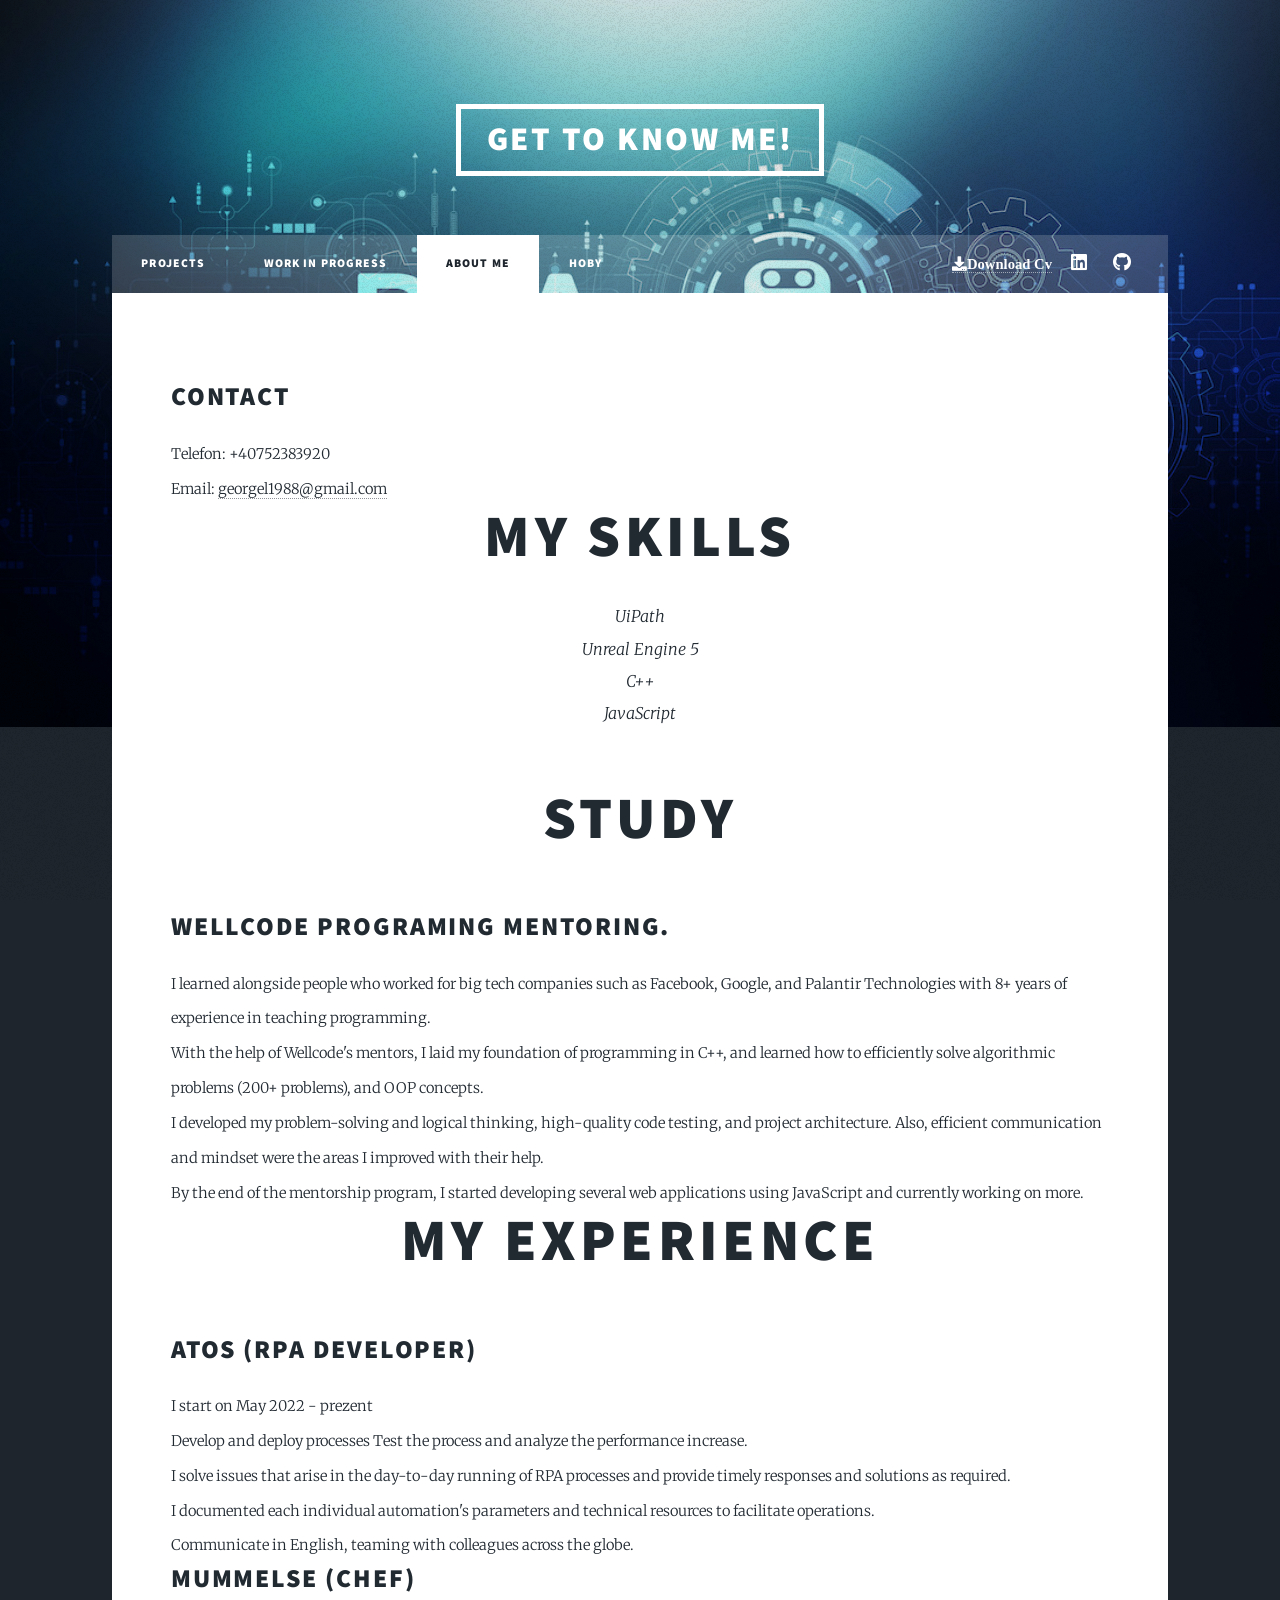
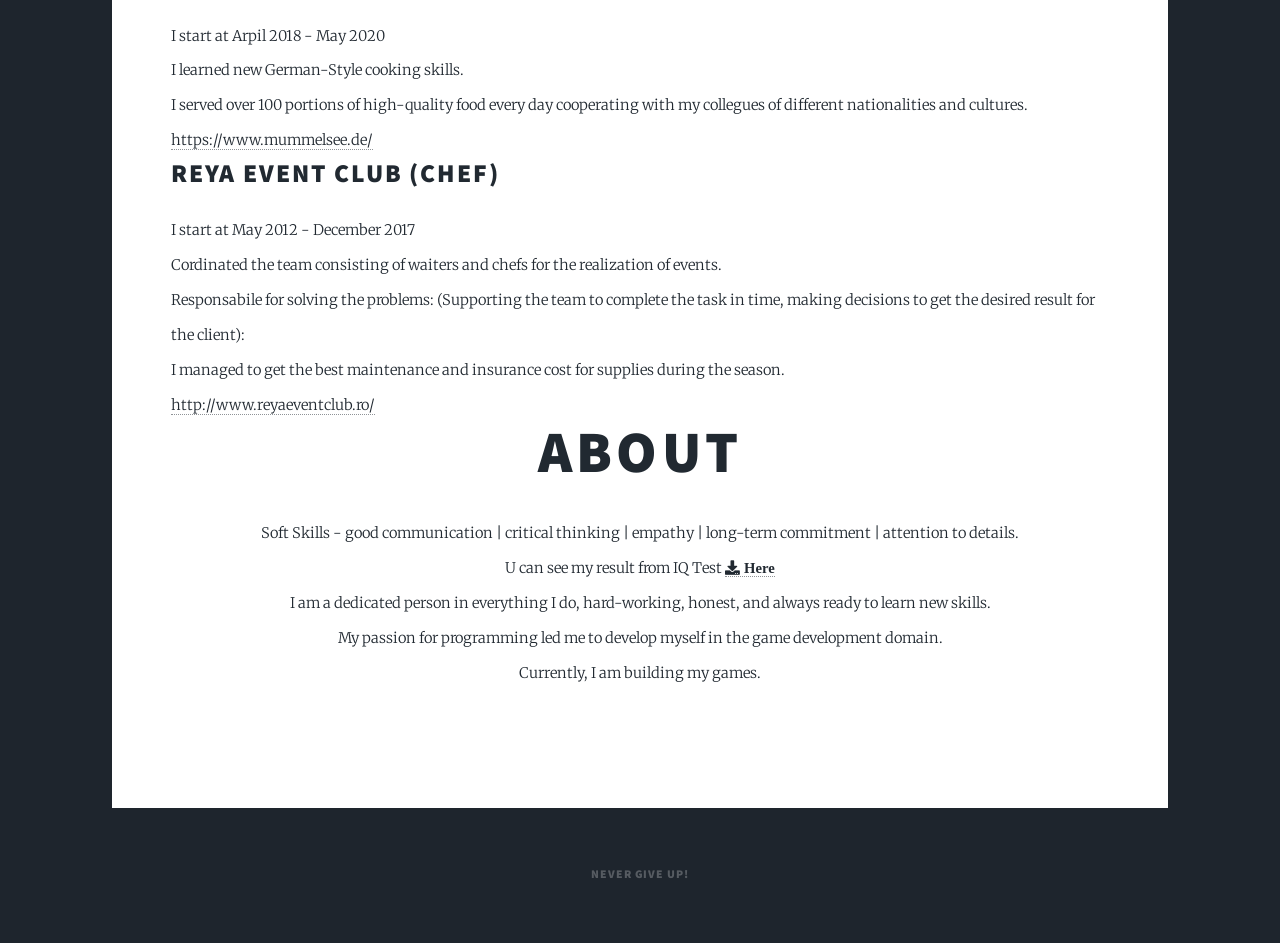
<file: aboutMy.html>
<!DOCTYPE HTML>
<html>
	<head>
		<title>Rusu George</title>
		<meta charset="utf-8" />
		<meta name="viewport" content="width=device-width, initial-scale=1, user-scalable=no" />
		<link rel="stylesheet" href="assets/css/main.css" />
		<noscript><link rel="stylesheet" href="assets/css/noscript.css" /></noscript>
	</head>
	<body class="is-preload">

		<!-- Wrapper -->
			<div id="wrapper">

				<!-- Header -->
					<header id="header">
						<a href="index.html" class="logo">Get to know me!</a>
					</header>

				<!-- Nav -->
					<nav id="nav">
						<ul class="links">
							<li><a href="index.html">Projects</a></li>
							<li><a href="onProgres.html">Work in progress</a></li>
							<li class="active"><a href="aboutMy.html">About Me</a></li>
							<li><a href="hoby.html">hoby</a></li>
							
						</ul>
						<ul class="icons">
							<li><a href="images/RusuGeorgeCV.pdf" target = "_blank" class ="fa fa-download"><span class="lable">Download Cv</span></a></li>
							<li><a href="https://www.linkedin.com/in/george-rusu-8661b5229/" target ="_blank" class="icon brands fa-linkedin"><span class="label">Linkedin</span></a></li>
							<li><a href="https://github.com/georgelush?tab=projects" target ="_blank" class="icon brands fa-github"><span class="label">GitHub</span></a></li>
						</ul>
					</nav>

				<!-- Main -->
					<div id="main">

						<!-- Post -->
							<section class="post">
								<h2>Contact</h2>
									<h>Telefon: +40752383920 </br>
										Email: <a href ="mailto: georgel1988@gmail.com">georgel1988@gmail.com</a>
									</h>
								<header class="major">
									<h1>My skills</h1>
									<p>	UiPath<br/>
										Unreal Engine 5<br/>
										C++<br/>
										JavaScript
									</p>
								</header>
								<header class="major">
									<h1>Study</h1>
								</header>
									<h2>WellCode Programing Mentoring.</h2>
										<h>I learned alongside people who worked for big tech companies such as Facebook, Google, and Palantir Technologies with 8+ years of experience in teaching programming. </br>
											With the help of Wellcode's mentors, I laid my foundation of programming in C++, and learned how to efficiently solve algorithmic problems (200+ problems), and OOP concepts. </br>
											I developed my problem-solving and logical thinking, high-quality code testing, and project architecture. Also, efficient communication and mindset were the areas I improved with their help. </br>
											By the end of the mentorship program, I started developing several web applications using JavaScript and currently working on more.
										</h>
								<header class="major">
									<h1>My experience</h1>
								</header>
									<h2>ATOS (RPA Developer)</h2>
										<h>I start on May 2022 - prezent </br>
											Develop and deploy processes Test the process and analyze the performance increase. </br>
											I solve issues that arise in the day-to-day running of RPA processes and provide timely responses and solutions as required. </br>
											I documented each individual automation's parameters and technical resources to facilitate operations. </br>
											Communicate in English, teaming with colleagues across the globe.
										</h>
									<h2>Mummelse (Chef)</h2>
										<h>I start at Arpil 2018 - May 2020 </br>
											I learned new German-Style cooking skills. </br>
											I served over 100 portions of high-quality food every day cooperating with my collegues of different nationalities and cultures. </br>
											<a href="https://www.mummelsee.de/" target="_blank">https://www.mummelsee.de/</a>
										</h>
									<h2>Reya Event Club (Chef)</h2>
										<h>I start at May 2012 - December 2017 </br>
											Cordinated the team consisting of waiters and chefs for the realization of events. </br>
											Responsabile for solving the problems: (Supporting the team to complete the task in time, making decisions to get the desired result for the client): </br>
											I managed to get the best maintenance and insurance cost for supplies during the season. </br>
											<a href="http://www.reyaeventclub.ro/" target ="_blank">http://www.reyaeventclub.ro/</a>
										</h>
								<header class="major">
									<h1>About</h1>
										<h>Soft Skills - good communication | critical thinking | empathy | long-term commitment | attention to details. </br>
											U can see my result from IQ Test <a href="images/IQReport.pdf" target ="_blank" class ="fa fa-download""> Here  </a> </br>
											I am a dedicated person in everything I do, hard-working, honest, and always ready to learn new skills. </br>
											My passion for programming led me to develop myself in the game development domain. </br>
											Currently, I am building my games.
										</h>
										
								</header>
								
							</section>

					</div>
				<!-- Copyright -->
					<div id="copyright">
						<ul><li>Never give up!</li></ul>
					</div>	

			</div>

		<!-- Scripts -->
			<script src="assets/js/jquery.min.js"></script>
			<script src="assets/js/jquery.scrollex.min.js"></script>
			<script src="assets/js/jquery.scrolly.min.js"></script>
			<script src="assets/js/browser.min.js"></script>
			<script src="assets/js/breakpoints.min.js"></script>
			<script src="assets/js/util.js"></script>
			<script src="assets/js/main.js"></script>

	</body>
</html>
</file>
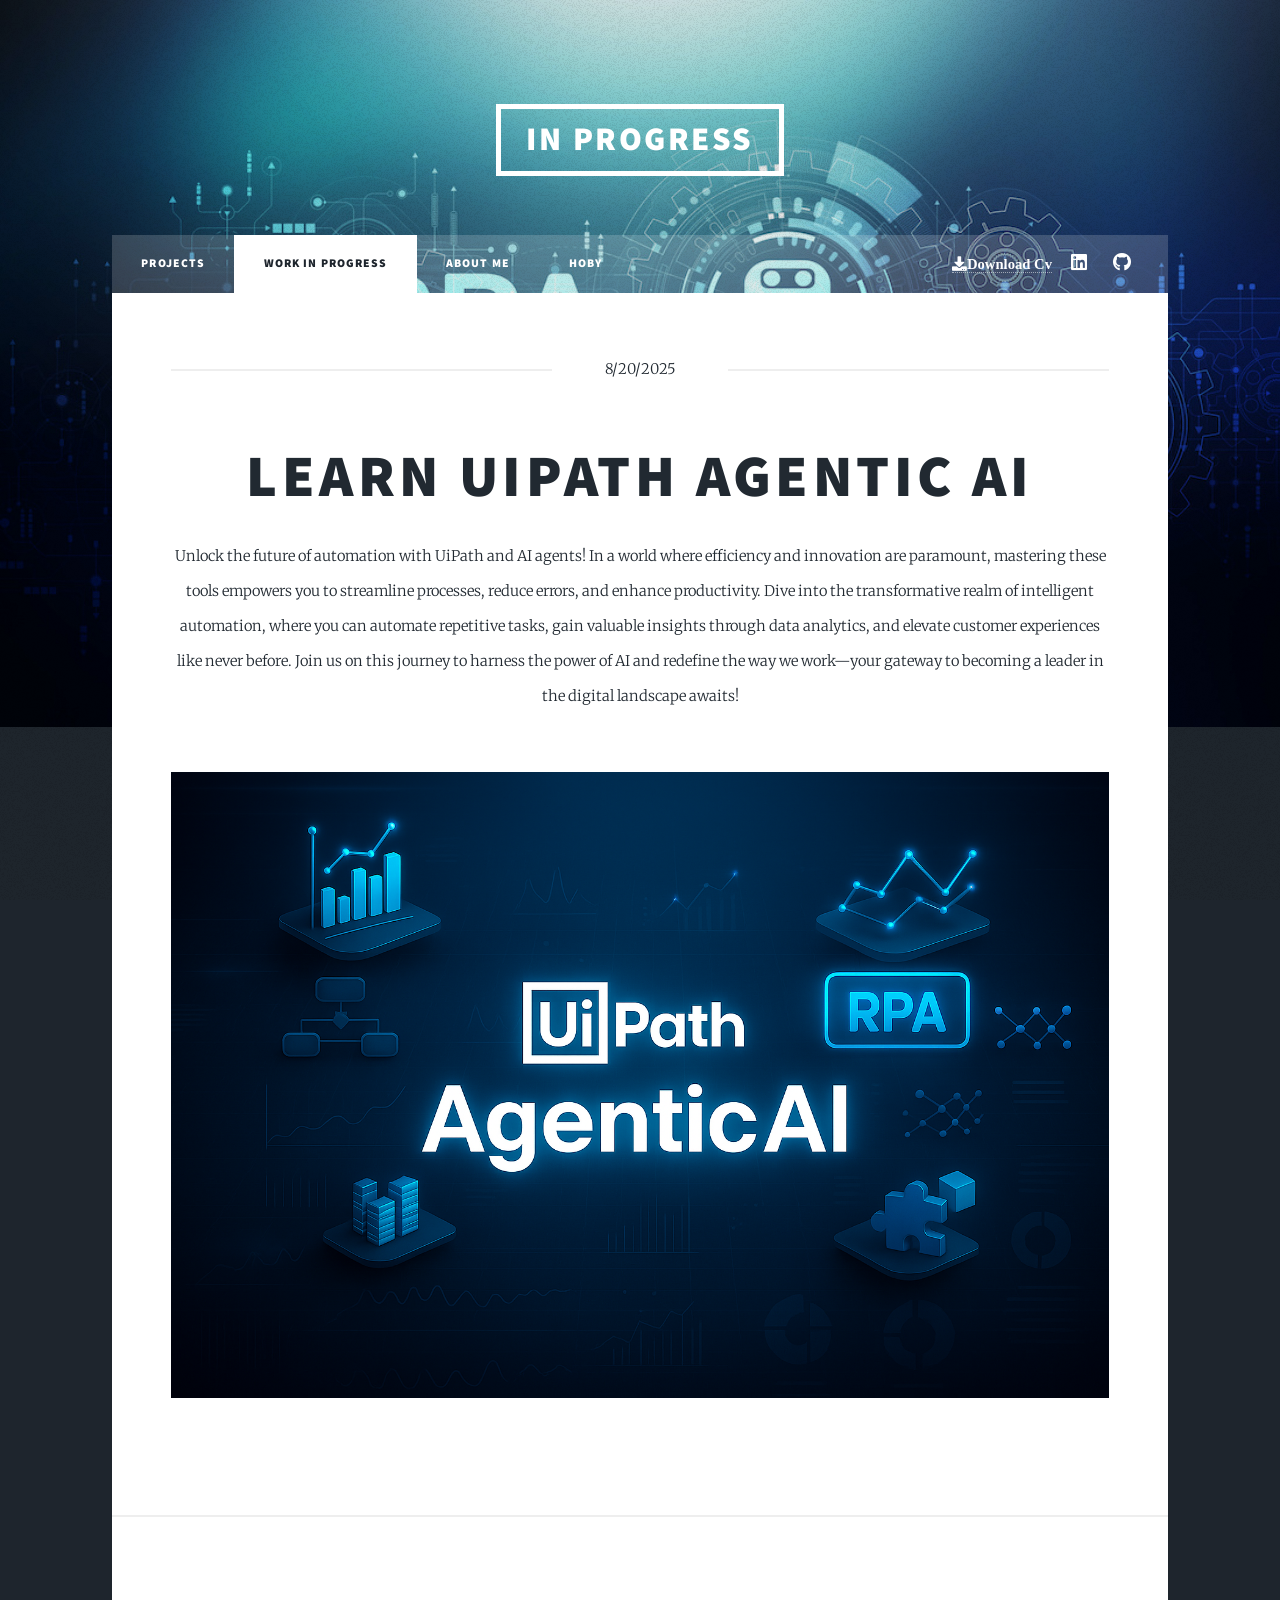
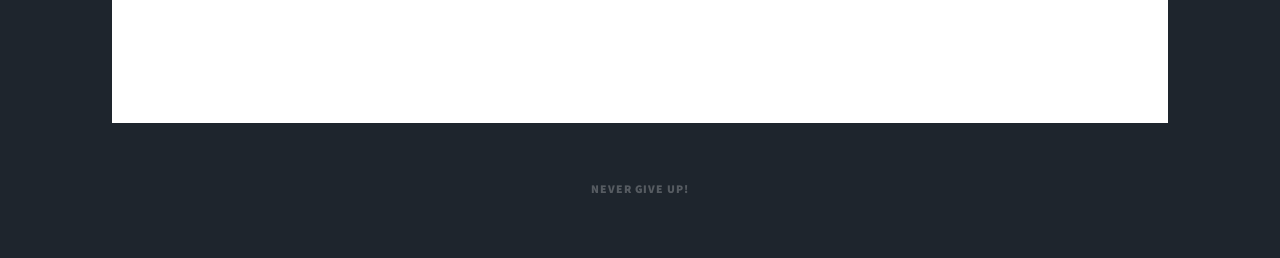
<file: onProgres.html>
<!DOCTYPE HTML>
<html>
	<head>
		<title>Rusu George</title>
		<meta charset="utf-8" />
		<meta name="viewport" content="width=device-width, initial-scale=1, user-scalable=no" />
		<link rel="stylesheet" href="assets/css/main.css" />
		<noscript><link rel="stylesheet" href="assets/css/noscript.css" /></noscript>
	</head>
	<body class="is-preload">

		<!-- Wrapper -->
			<div id="wrapper">

				<!-- Header -->
					<header id="header">
						<a href="index.html" class="logo">In Progress</a>
					</header>

				<!-- Nav -->
					<nav id="nav">
						<ul class="links">
							<li><a href="index.html">Projects</a></li>
							<li class="active"><a href="onProgres.html">Work in progress</a></li>
							<li><a href="aboutMy.html">About Me</a></li>
							<li><a href="hoby.html">hoby</a></li>
						</ul>
						<ul class="icons">
							<li><a href="images/RusuGeorgeCV.pdf" target = "_blank" class ="fa fa-download"><span class="lable">Download Cv</span></a></li>
							<li><a href="https://www.linkedin.com/in/george-rusu-8661b5229/" target ="_blank" class="icon brands fa-linkedin"><span class="label">Linkedin</span></a></li>
							<li><a href="https://github.com/georgelush?tab=projects" target ="_blank" class="icon brands fa-github"><span class="label">GitHub</span></a></li>
						</ul>
					</nav>

				<!-- Main -->
					<div id="main">

						<!-- Post -->
							<section class="post">
								<header class="major">
									<span class ="date">8/20/2025</span>
									<h2>Learn UiPath Agentic AI</h2>
									<p1>Unlock the future of automation with UiPath and AI agents! In a world where efficiency and innovation are paramount, mastering these tools empowers you to streamline processes, reduce errors, and enhance productivity. Dive into the transformative realm of intelligent automation, where you can automate repetitive tasks, gain valuable insights through data analytics, and elevate customer experiences like never before. Join us on this journey to harness the power of AI and redefine the way we work—your gateway to becoming a leader in the digital landscape awaits!</p1>
									<p></p>
									<a href="images/UiPathAgentic.png" class="image main" target="_blank">
										<img src="images/UiPathAgentic.png" alt="Description of the image" /></a>
								</header>
							</section>
						<!--Extra work post-->
							<section class="post">
								<header class="major">
								</header>
							</section>
					</div>
				<!-- Copyright -->
					<div id="copyright">
						<ul><li>Never give up!</li></ul>
					</div>	

			</div>

		<!-- Scripts -->
			<script src="assets/js/jquery.min.js"></script>
			<script src="assets/js/jquery.scrollex.min.js"></script>
			<script src="assets/js/jquery.scrolly.min.js"></script>
			<script src="assets/js/browser.min.js"></script>
			<script src="assets/js/breakpoints.min.js"></script>
			<script src="assets/js/util.js"></script>
			<script src="assets/js/main.js"></script>

	</body>
</html>
</file>
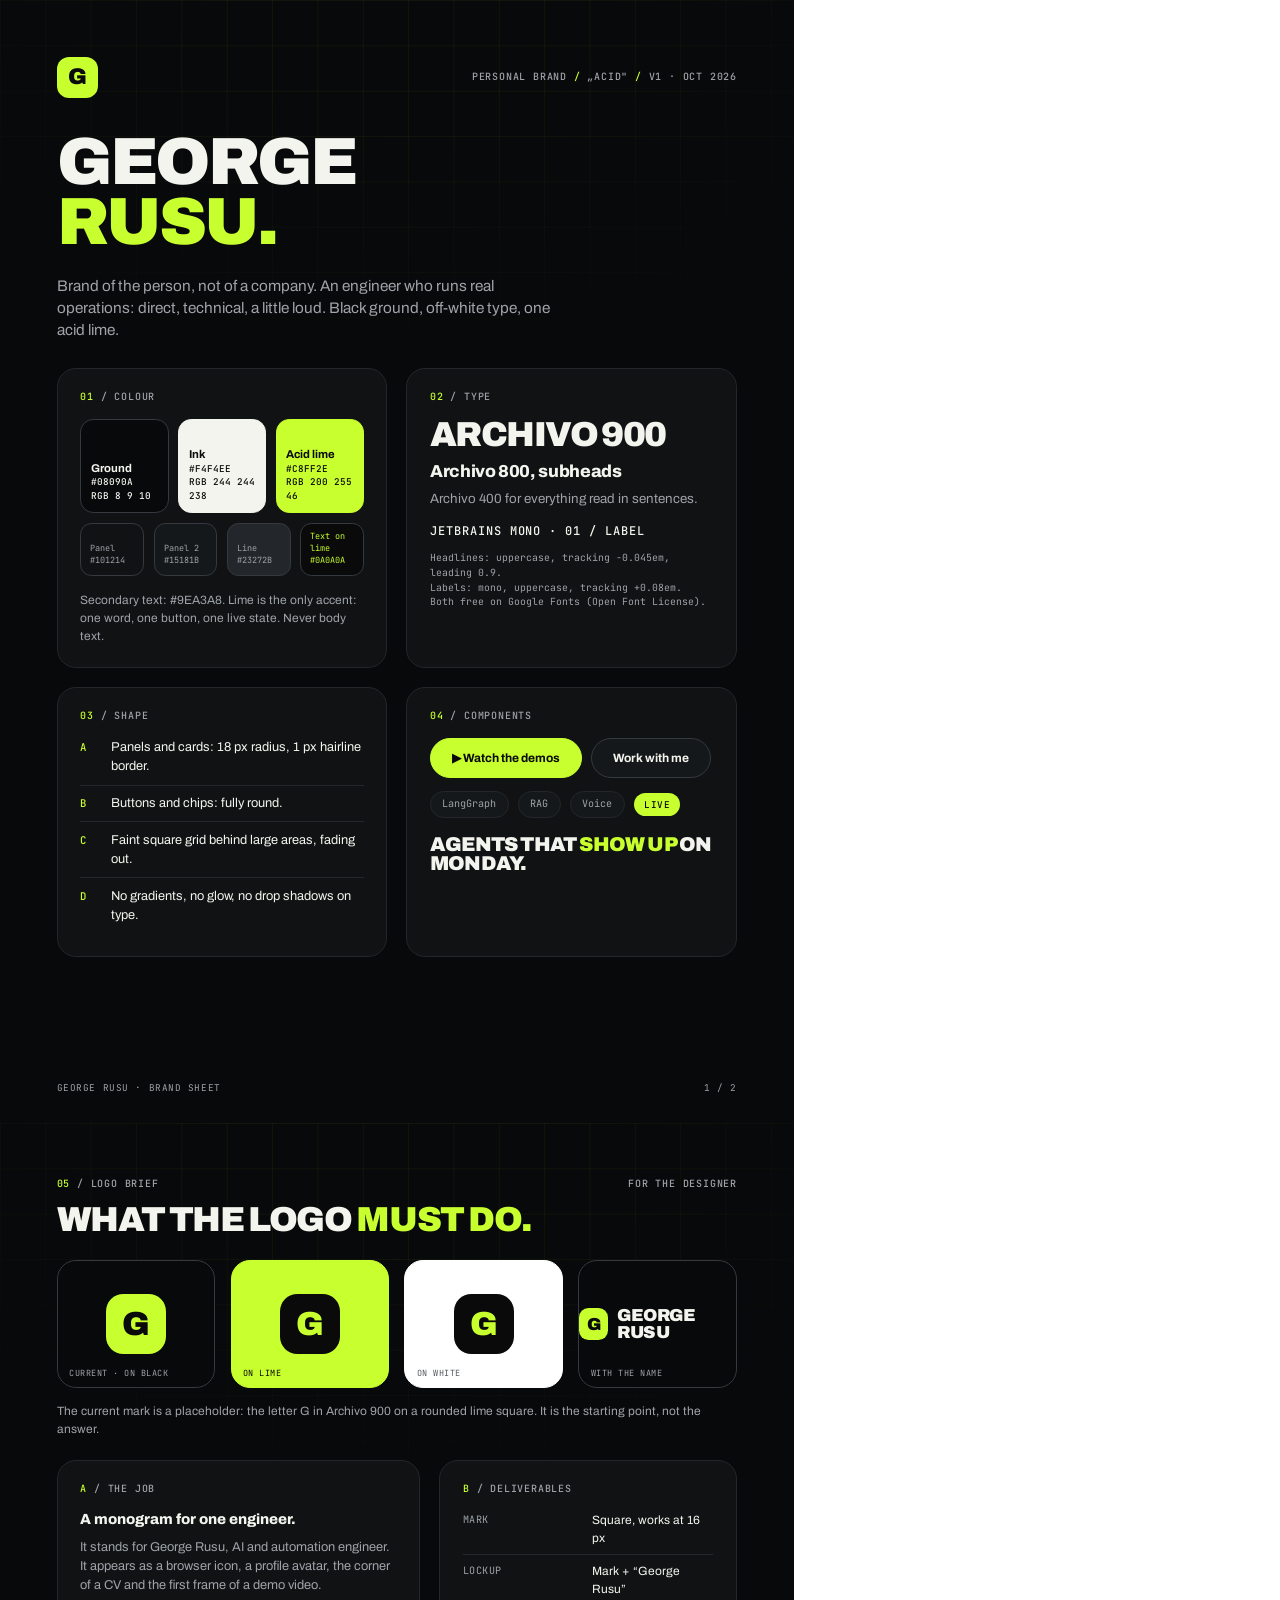
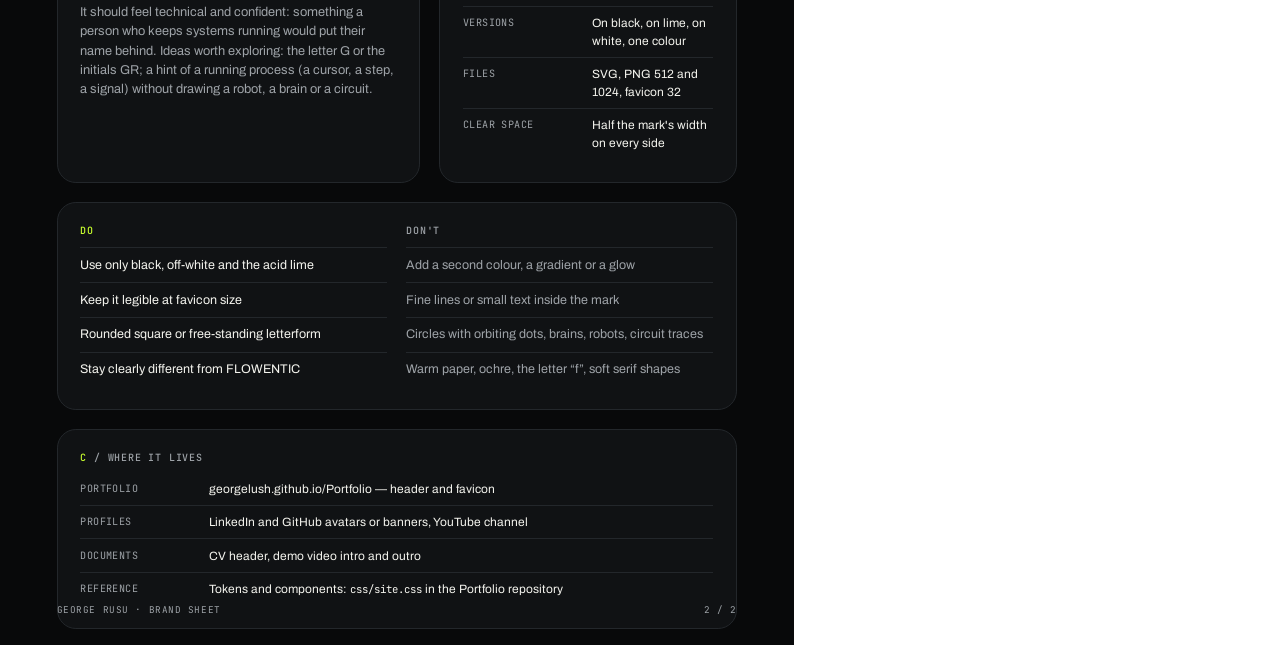
<file: brand/brand-sheet.html>
<!DOCTYPE html>
<html lang="en">
<head>
<meta charset="UTF-8" />
<title>George Rusu — brand sheet (Acid)</title>
<meta name="robots" content="noindex" />
<!-- Source of brand/george-rusu-brand.pdf. Print to PDF: A4, margins none, background graphics on. -->
<link href="https://fonts.googleapis.com/css2?family=Archivo:wght@400;500;600;700;800;900&family=JetBrains+Mono:wght@400;500&display=swap" rel="stylesheet" />
<style>
  @page { size: A4; margin: 0; }
  :root { --bg: #08090a; --panel: #101214; --panel2: #15181b; --ink: #f4f4ee; --soft: #9ea3a8; --line: #23272b; --line2: #343a40; --lime: #c8ff2e; --mono: "JetBrains Mono", Consolas, monospace; }
  * { box-sizing: border-box; -webkit-print-color-adjust: exact; print-color-adjust: exact; }
  html, body { margin: 0; }
  body { font: 400 10pt/1.5 "Archivo", Arial, sans-serif; color: var(--ink); }
  .page { width: 210mm; height: 297mm; padding: 15mm; background: var(--bg); position: relative; overflow: hidden; page-break-after: always; }
  .page:last-child { page-break-after: auto; }
  .page::before { content: ""; position: absolute; inset: 0; background-image: linear-gradient(rgba(200, 255, 46, .05) 1px, transparent 1px), linear-gradient(90deg, rgba(200, 255, 46, .05) 1px, transparent 1px); background-size: 12mm 12mm; -webkit-mask-image: radial-gradient(ellipse 90% 45% at 50% 0%, #000 25%, transparent 80%); mask-image: radial-gradient(ellipse 90% 45% at 50% 0%, #000 25%, transparent 80%); }
  .page > * { position: relative; }
  h1, h2, h3, p, ul { margin: 0; }
  .tag { font: 500 7.5pt/1 var(--mono); letter-spacing: .08em; text-transform: uppercase; color: var(--soft); }
  .tag b { color: var(--lime); font-weight: 500; }
  .top { display: flex; justify-content: space-between; align-items: center; }
  .mark { display: inline-grid; place-items: center; width: 11mm; height: 11mm; border-radius: 3.2mm; background: var(--lime); color: #0a0a0a; font: 900 17pt/1 "Archivo", sans-serif; }
  .big { font: 900 50pt/.9 "Archivo", sans-serif; letter-spacing: -.045em; text-transform: uppercase; margin-top: 9mm; }
  .big em { font-style: normal; color: var(--lime); }
  .lede { color: var(--soft); font-size: 11.5pt; line-height: 1.45; max-width: 135mm; margin-top: 6mm; }
  .grid { display: grid; grid-template-columns: 1fr 1fr; gap: 5mm; margin-top: 7mm; }
  .panel { background: var(--panel); border: .6pt solid var(--line); border-radius: 5mm; padding: 6mm; }
  .panel > .tag { display: block; margin-bottom: 4.5mm; }
  .sw { display: grid; grid-template-columns: repeat(3, 1fr); gap: 2.5mm; }
  .sw div { height: 25mm; border-radius: 3.5mm; padding: 2.6mm; display: flex; flex-direction: column; justify-content: flex-end; font: 500 7pt/1.45 var(--mono); border: .6pt solid var(--line2); }
  .sw b { font: 700 8.5pt/1.2 "Archivo", sans-serif; }
  .sw2 { display: grid; grid-template-columns: repeat(4, 1fr); gap: 2.5mm; margin-top: 2.5mm; }
  .sw2 div { height: 14mm; border-radius: 3mm; padding: 2mm 2.4mm; display: flex; flex-direction: column; justify-content: flex-end; font: 400 6.4pt/1.4 var(--mono); border: .6pt solid var(--line2); color: var(--soft); }
  .type > b { display: block; font: 900 26pt/.92 "Archivo", sans-serif; letter-spacing: -.045em; text-transform: uppercase; }
  .type > span:not(.tag) { display: block; margin-top: 3mm; font: 800 13pt/1.1 "Archivo", sans-serif; letter-spacing: -.02em; }
  .type p { margin-top: 2mm; color: var(--soft); }
  .type code { display: block; margin-top: 3.5mm; font: 500 9pt/1.5 var(--mono); letter-spacing: .08em; text-transform: uppercase; }
  .type small { display: block; margin-top: 3mm; font: 400 7.4pt/1.5 var(--mono); color: var(--soft); }
  ul.r { list-style: none; padding: 0; font-size: 9.6pt; }
  ul.r li { display: grid; grid-template-columns: 8mm 1fr; padding: 2.2mm 0; border-top: .6pt solid var(--line); }
  ul.r li:first-child { border-top: 0; padding-top: 0; }
  ul.r b { font: 500 8pt/1.7 var(--mono); color: var(--lime); }
  .btns { display: flex; gap: 2.5mm; flex-wrap: wrap; align-items: center; }
  .btn { display: inline-flex; align-items: center; height: 10.5mm; padding: 0 5.5mm; border-radius: 99mm; border: .6pt solid var(--line2); background: var(--panel2); font: 700 9pt/1 "Archivo", sans-serif; }
  .btn.s { background: var(--lime); border-color: var(--lime); color: #0a0a0a; }
  .chip { font: 400 7.6pt/1 var(--mono); padding: 2mm 3mm; border-radius: 99mm; background: var(--panel2); border: .6pt solid var(--line); color: var(--soft); }
  .state { font: 500 7pt/1 var(--mono); letter-spacing: .06em; text-transform: uppercase; padding: 1.8mm 2.6mm; border-radius: 99mm; background: var(--lime); color: #0a0a0a; }
  .foot { position: absolute; left: 15mm; right: 15mm; bottom: 8mm; display: flex; justify-content: space-between; font: 400 7pt/1 var(--mono); color: var(--soft); letter-spacing: .06em; text-transform: uppercase; }

  /* Page 2 */
  h2 { font: 900 26pt/.95 "Archivo", sans-serif; letter-spacing: -.04em; text-transform: uppercase; margin-top: 4mm; }
  h2 em { font-style: normal; color: var(--lime); }
  .logos { display: grid; grid-template-columns: repeat(4, 1fr); gap: 4mm; margin-top: 6mm; }
  .lg { height: 34mm; border-radius: 5mm; border: .6pt solid var(--line2); display: grid; place-items: center; position: relative; }
  .lg small { position: absolute; left: 3mm; bottom: 2.6mm; font: 400 6.4pt/1 var(--mono); letter-spacing: .06em; text-transform: uppercase; }
  .lg .m { display: grid; place-items: center; width: 16mm; height: 16mm; border-radius: 4.6mm; font: 900 25pt/1 "Archivo", sans-serif; }
  .word { font: 900 13pt/1 "Archivo", sans-serif; letter-spacing: -.03em; text-transform: uppercase; display: inline-flex; align-items: center; gap: 2.4mm; }
  .word .m { width: 8.5mm; height: 8.5mm; border-radius: 2.5mm; font-size: 13pt; }
  .brief { display: grid; grid-template-columns: 1.1fr .9fr; gap: 5mm; margin-top: 6mm; }
  .brief h3 { font: 800 11pt/1.2 "Archivo", sans-serif; margin-bottom: 2.5mm; }
  .brief p { color: var(--soft); font-size: 9.6pt; }
  .brief p + p { margin-top: 2mm; }
  .yn { display: grid; grid-template-columns: 1fr 1fr; gap: 0 5mm; font-size: 9.4pt; }
  .yn div { padding: 2mm 0; border-top: .6pt solid var(--line); }
  .yn div:nth-child(-n+2) { border-top: 0; padding-top: 0; font: 500 7.5pt/1 var(--mono); letter-spacing: .08em; text-transform: uppercase; color: var(--lime); padding-bottom: 3mm; }
  .yn div:nth-child(2) { color: var(--soft); }
  .yn .n { color: var(--soft); }
  table { width: 100%; border-collapse: collapse; font-size: 9pt; }
  td { padding: 1.9mm 0; border-top: .6pt solid var(--line); vertical-align: top; }
  tr:first-child td { border-top: 0; padding-top: 0; }
  td:first-child { font: 400 7.6pt/1.7 var(--mono); color: var(--soft); width: 34mm; text-transform: uppercase; letter-spacing: .04em; }
</style>
</head>
<body>

<section class="page">
  <div class="top"><span class="mark">G</span><span class="tag">Personal brand <b>/</b> „Acid" <b>/</b> v1 · Oct 2026</span></div>
  <h1 class="big">George<br /><em>Rusu.</em></h1>
  <p class="lede">Brand of the person, not of a company. An engineer who runs real operations: direct, technical, a little loud. Black ground, off-white type, one acid lime.</p>

  <div class="grid">
    <div class="panel">
      <span class="tag"><b>01</b> / Colour</span>
      <div class="sw">
        <div style="background:#08090a"><b>Ground</b>#08090A<br />RGB 8 9 10</div>
        <div style="background:#f4f4ee;color:#0a0a0a;border-color:#f4f4ee"><b>Ink</b>#F4F4EE<br />RGB 244 244 238</div>
        <div style="background:#c8ff2e;color:#0a0a0a;border-color:#c8ff2e"><b>Acid lime</b>#C8FF2E<br />RGB 200 255 46</div>
      </div>
      <div class="sw2">
        <div style="background:#101214">Panel<br />#101214</div>
        <div style="background:#15181b">Panel 2<br />#15181B</div>
        <div style="background:#23272b">Line<br />#23272B</div>
        <div style="background:#0a0a0a;color:#c8ff2e">Text on lime<br />#0A0A0A</div>
      </div>
      <p style="margin-top:4mm;color:var(--soft);font-size:9pt">Secondary text: #9EA3A8. Lime is the only accent: one word, one button, one live state. Never body text.</p>
    </div>
    <div class="panel type">
      <span class="tag"><b>02</b> / Type</span>
      <b>Archivo 900</b>
      <span>Archivo 800, subheads</span>
      <p>Archivo 400 for everything read in sentences.</p>
      <code>JetBrains Mono · 01 / label</code>
      <small>Headlines: uppercase, tracking −0.045em, leading 0.9.<br />Labels: mono, uppercase, tracking +0.08em.<br />Both free on Google Fonts (Open Font License).</small>
    </div>
    <div class="panel">
      <span class="tag"><b>03</b> / Shape</span>
      <ul class="r">
        <li><b>A</b>Panels and cards: 18 px radius, 1 px hairline border.</li>
        <li><b>B</b>Buttons and chips: fully round.</li>
        <li><b>C</b>Faint square grid behind large areas, fading out.</li>
        <li><b>D</b>No gradients, no glow, no drop shadows on type.</li>
      </ul>
    </div>
    <div class="panel">
      <span class="tag"><b>04</b> / Components</span>
      <div class="btns"><span class="btn s">▶ Watch the demos</span><span class="btn">Work with me</span></div>
      <div class="btns" style="margin-top:3.5mm"><span class="chip">LangGraph</span><span class="chip">RAG</span><span class="chip">Voice</span><span class="state">Live</span></div>
      <p style="margin-top:4.5mm;font:900 15pt/.95 'Archivo',sans-serif;letter-spacing:-.04em;text-transform:uppercase">Agents that <span style="color:var(--lime)">show up</span> on Monday.</p>
    </div>
  </div>
  <div class="foot"><span>George Rusu · brand sheet</span><span>1 / 2</span></div>
</section>

<section class="page">
  <div class="top"><span class="tag"><b>05</b> / Logo brief</span><span class="tag">For the designer</span></div>
  <h2>What the logo <em>must do.</em></h2>

  <div class="logos">
    <div class="lg" style="background:#08090a"><span class="m" style="background:#c8ff2e;color:#0a0a0a">G</span><small style="color:#9ea3a8">Current · on black</small></div>
    <div class="lg" style="background:#c8ff2e;border-color:#c8ff2e"><span class="m" style="background:#0a0a0a;color:#c8ff2e">G</span><small style="color:#0a0a0a">On lime</small></div>
    <div class="lg" style="background:#ffffff;border-color:#fff"><span class="m" style="background:#0a0a0a;color:#c8ff2e">G</span><small style="color:#55595e">On white</small></div>
    <div class="lg" style="background:#08090a"><span class="word"><span class="m" style="display:grid;place-items:center;background:#c8ff2e;color:#0a0a0a">G</span>George Rusu</span><small style="color:#9ea3a8">With the name</small></div>
  </div>
  <p style="margin-top:3.5mm;color:var(--soft);font-size:9pt">The current mark is a placeholder: the letter G in Archivo 900 on a rounded lime square. It is the starting point, not the answer.</p>

  <div class="brief">
    <div class="panel">
      <span class="tag"><b>A</b> / The job</span>
      <h3>A monogram for one engineer.</h3>
      <p>It stands for George Rusu, AI and automation engineer. It appears as a browser icon, a profile avatar, the corner of a CV and the first frame of a demo video.</p>
      <p>It should feel technical and confident: something a person who keeps systems running would put their name behind. Ideas worth exploring: the letter G or the initials GR; a hint of a running process (a cursor, a step, a signal) without drawing a robot, a brain or a circuit.</p>
    </div>
    <div class="panel">
      <span class="tag"><b>B</b> / Deliverables</span>
      <table>
        <tr><td>Mark</td><td>Square, works at 16 px</td></tr>
        <tr><td>Lockup</td><td>Mark + “George Rusu”</td></tr>
        <tr><td>Versions</td><td>On black, on lime, on white, one colour</td></tr>
        <tr><td>Files</td><td>SVG, PNG 512 and 1024, favicon 32</td></tr>
        <tr><td>Clear space</td><td>Half the mark's width on every side</td></tr>
      </table>
    </div>
  </div>

  <div class="panel" style="margin-top:5mm">
    <div class="yn">
      <div>Do</div><div>Don't</div>
      <div>Use only black, off-white and the acid lime</div><div class="n">Add a second colour, a gradient or a glow</div>
      <div>Keep it legible at favicon size</div><div class="n">Fine lines or small text inside the mark</div>
      <div>Rounded square or free-standing letterform</div><div class="n">Circles with orbiting dots, brains, robots, circuit traces</div>
      <div>Stay clearly different from FLOWENTIC</div><div class="n">Warm paper, ochre, the letter “f”, soft serif shapes</div>
    </div>
  </div>

  <div class="panel" style="margin-top:5mm">
    <span class="tag"><b>C</b> / Where it lives</span>
    <table>
      <tr><td>Portfolio</td><td>georgelush.github.io/Portfolio — header and favicon</td></tr>
      <tr><td>Profiles</td><td>LinkedIn and GitHub avatars or banners, YouTube channel</td></tr>
      <tr><td>Documents</td><td>CV header, demo video intro and outro</td></tr>
      <tr><td>Reference</td><td>Tokens and components: <span style="font-family:var(--mono);font-size:8pt">css/site.css</span> in the Portfolio repository</td></tr>
    </table>
  </div>
  <div class="foot"><span>George Rusu · brand sheet</span><span>2 / 2</span></div>
</section>

</body>
</html>
</file>
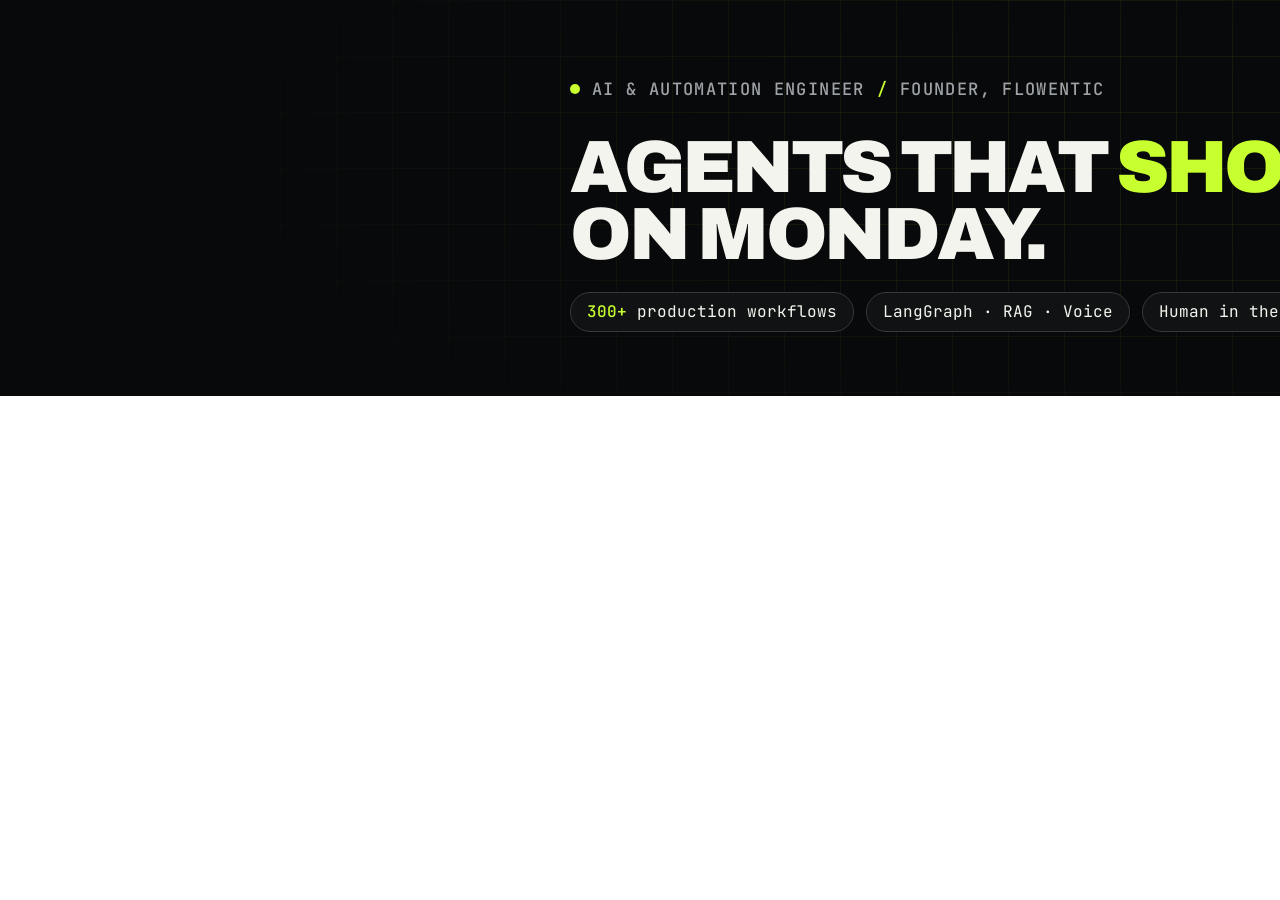
<file: brand/linkedin-banner.html>
<!DOCTYPE html>
<html lang="en">
<head>
<meta charset="UTF-8" />
<title>LinkedIn banner — George Rusu</title>
<meta name="robots" content="noindex" />
<!-- Source of brand/linkedin-banner.png (1584 × 396). The bottom-left corner stays empty: LinkedIn covers it with the profile photo. -->
<link href="https://fonts.googleapis.com/css2?family=Archivo:wght@500;900&family=JetBrains+Mono:wght@400;500&display=swap" rel="stylesheet" />
<style>
  html, body { margin: 0; }
  .b { width: 1584px; height: 396px; position: relative; overflow: hidden; background: #08090a; color: #f4f4ee; font-family: "Archivo", Arial, sans-serif; }
  .b::before { content: ""; position: absolute; inset: 0; background-image: linear-gradient(rgba(200, 255, 46, .07) 1px, transparent 1px), linear-gradient(90deg, rgba(200, 255, 46, .07) 1px, transparent 1px); background-size: 56px 56px; -webkit-mask-image: radial-gradient(ellipse 80% 120% at 70% 40%, #000 20%, transparent 78%); mask-image: radial-gradient(ellipse 80% 120% at 70% 40%, #000 20%, transparent 78%); }
  .in { position: absolute; left: 570px; right: 48px; top: 0; bottom: 0; display: flex; flex-direction: column; justify-content: center; }
  .tag { font: 500 17px/1 "JetBrains Mono", monospace; letter-spacing: .08em; text-transform: uppercase; color: #9ea3a8; display: flex; align-items: center; gap: 12px; }
  .tag i { width: 10px; height: 10px; border-radius: 50%; background: #c8ff2e; }
  .tag b { color: #c8ff2e; font-weight: 500; }
  h1 { margin: 20px 0 0; font: 900 74px/.9 "Archivo", sans-serif; letter-spacing: -.045em; text-transform: uppercase; }
  h1 em { font-style: normal; color: #c8ff2e; }
  .row { display: flex; gap: 12px; margin-top: 24px; }
  .row span { font: 400 16px/1 "JetBrains Mono", monospace; padding: 11px 16px; border-radius: 999px; border: 1px solid #343a40; background: #101214; color: #f4f4ee; }
  .row span b { color: #c8ff2e; font-weight: 500; }
</style>
</head>
<body>
<div class="b">
  <div class="in">
    <p class="tag"><i></i>AI &amp; Automation Engineer <b>/</b> Founder, FLOWENTIC</p>
    <h1>Agents that <em>show up</em> on Monday.</h1>
    <div class="row">
      <span><b>300+</b> production workflows</span>
      <span>LangGraph · RAG · Voice</span>
      <span>Human in the loop</span>
      <span>B2B</span>
    </div>
  </div>
</div>
</body>
</html>
</file>
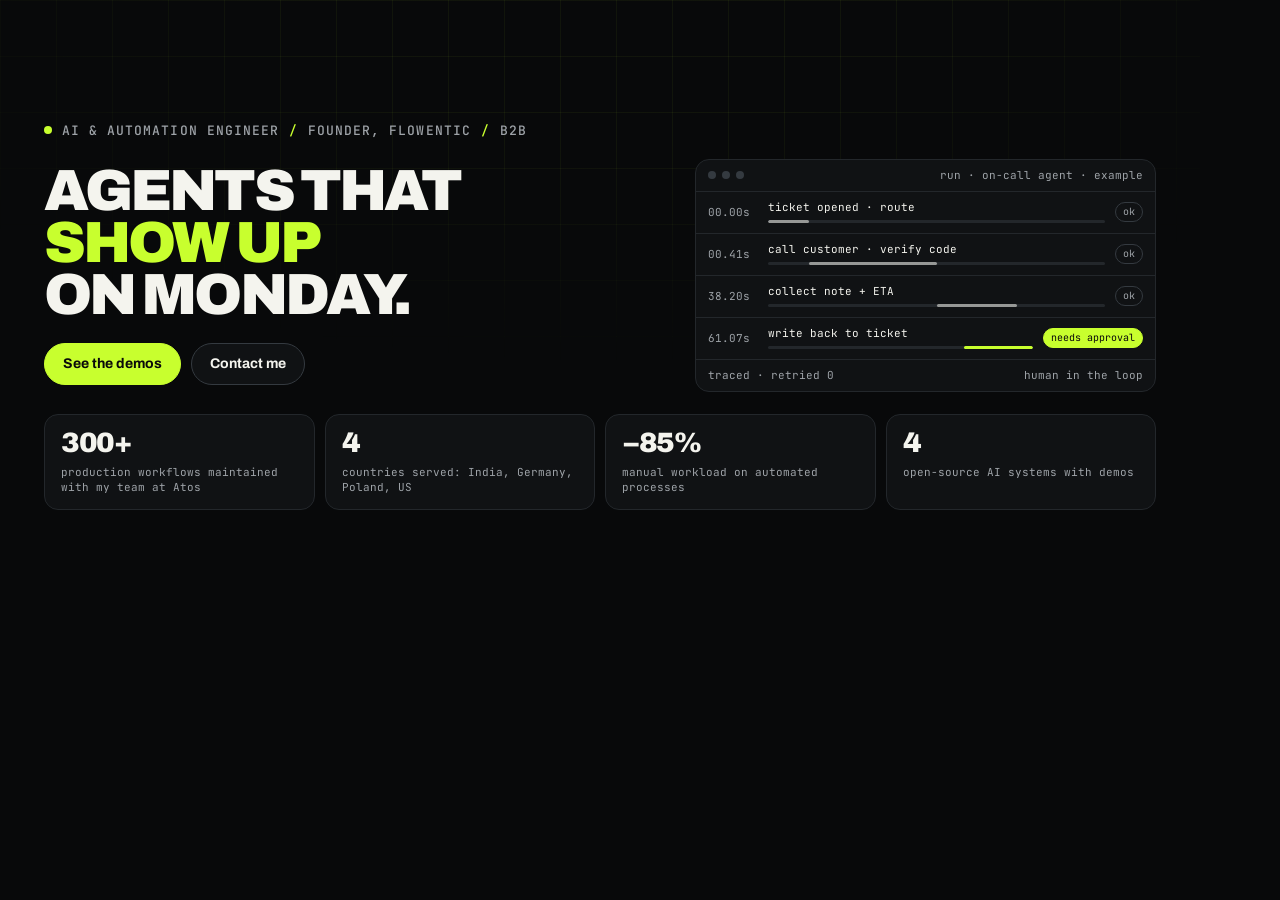
<file: brand/share-image.html>
<!DOCTYPE html>
<html lang="en">
<head>
<meta charset="UTF-8" />
<title>Share image — George Rusu</title>
<meta name="robots" content="noindex" />
<!-- Source of images/preview.png (1200 × 630), the image shown when the site is shared. -->
<link href="https://fonts.googleapis.com/css2?family=Archivo:wght@400;500;700;900&family=JetBrains+Mono:wght@400;500&display=swap" rel="stylesheet" />
<style>
  html, body { margin: 0; width: 1200px; height: 630px; overflow: hidden; background: #08090a; }
  .b { width: 1200px; height: 630px; position: relative; overflow: hidden; background: #08090a; color: #f4f4ee; font-family: "Archivo", Arial, sans-serif; box-sizing: border-box; padding: 36px 44px 32px; display: flex; flex-direction: column; }
  .b::before { content: ""; position: absolute; inset: 0; background-image: linear-gradient(rgba(200, 255, 46, .05) 1px, transparent 1px), linear-gradient(90deg, rgba(200, 255, 46, .05) 1px, transparent 1px); background-size: 56px 56px; -webkit-mask-image: radial-gradient(ellipse 85% 75% at 50% 0%, #000 30%, transparent 78%); mask-image: radial-gradient(ellipse 85% 75% at 50% 0%, #000 30%, transparent 78%); pointer-events: none; }
  .in { position: relative; display: flex; flex-direction: column; flex: 1; min-height: 0; justify-content: center; }
  .tag { margin: 0; font: 500 13px/1 "JetBrains Mono", monospace; letter-spacing: .08em; text-transform: uppercase; color: #9ea3a8; display: flex; align-items: center; gap: 10px; }
  .tag i { width: 8px; height: 8px; border-radius: 50%; background: #c8ff2e; }
  .tag b { color: #c8ff2e; font-weight: 500; }
  .hero-grid { display: grid; grid-template-columns: 1.15fr .85fr; gap: 28px; align-items: center; margin-top: 22px; }
  h1 { margin: 0; font: 900 58px/.9 "Archivo", sans-serif; letter-spacing: -.05em; text-transform: uppercase; }
  h1 span { display: block; white-space: nowrap; }
  h1 em { font-style: normal; color: #c8ff2e; }
  .actions { display: flex; gap: 10px; margin-top: 22px; }
  .btn { display: inline-flex; align-items: center; justify-content: center; min-height: 40px; padding: 0 18px; border: 1px solid #343a40; border-radius: 999px; font: 700 14px/1 "Archivo", sans-serif; background: #101214; color: #f4f4ee; }
  .btn.solid { background: #c8ff2e; border-color: #c8ff2e; color: #0a0a0a; }
  .trace { background: #101214; border: 1px solid #23272b; border-radius: 14px; overflow: hidden; font: 400 11px/1 "JetBrains Mono", monospace; }
  .trace-top { display: flex; align-items: center; gap: 6px; padding: 10px 12px; border-bottom: 1px solid #23272b; color: #9ea3a8; }
  .trace-top i { width: 8px; height: 8px; border-radius: 50%; background: #343a40; }
  .trace-top span { margin-left: auto; }
  .tr { display: grid; grid-template-columns: 50px 1fr auto; gap: 10px; align-items: center; padding: 10px 12px; border-bottom: 1px solid #23272b; }
  .tr time { color: #9ea3a8; }
  .tr .bar-line { display: block; height: 3px; margin-top: 7px; border-radius: 2px; background: #23272b; position: relative; overflow: hidden; }
  .tr .bar-line::after { content: ""; position: absolute; inset: 0 auto 0 var(--x, 0); width: var(--w, 30%); border-radius: 2px; background: #f4f4ee; opacity: .55; }
  .tr small { font-size: 10px; color: #9ea3a8; padding: 4px 7px; border: 1px solid #343a40; border-radius: 999px; }
  .tr.wait .bar-line::after { background: #c8ff2e; opacity: 1; }
  .tr.wait small { color: #0a0a0a; background: #c8ff2e; border-color: #c8ff2e; }
  .trace-foot { display: flex; justify-content: space-between; padding: 10px 12px; color: #9ea3a8; }
  .stats { display: grid; grid-template-columns: repeat(4, 1fr); gap: 10px; margin-top: 22px; }
  .stat { padding: 14px 16px; border: 1px solid #23272b; border-radius: 14px; background: #101214; }
  .stat b { display: block; font-weight: 900; font-size: 28px; letter-spacing: -.045em; line-height: 1; }
  .stat span { display: block; margin-top: 8px; font: 400 11px/1.4 "JetBrains Mono", monospace; color: #9ea3a8; }
</style>
</head>
<body>
<div class="b">
  <div class="in">
    <p class="tag"><i></i>AI &amp; Automation Engineer <b>/</b> Founder, FLOWENTIC <b>/</b> B2B</p>
    <div class="hero-grid">
      <div>
        <h1><span>Agents that</span> <span><em>show up</em></span> <span>on Monday.</span></h1>
        <div class="actions">
          <span class="btn solid">See the demos</span>
          <span class="btn">Contact me</span>
        </div>
      </div>
      <div class="trace">
        <div class="trace-top"><i></i><i></i><i></i><span>run · on-call agent · example</span></div>
        <div class="tr"><time>00.00s</time><div>ticket opened · route<span class="bar-line" style="--x:0;--w:12%"></span></div><small>ok</small></div>
        <div class="tr"><time>00.41s</time><div>call customer · verify code<span class="bar-line" style="--x:12%;--w:38%"></span></div><small>ok</small></div>
        <div class="tr"><time>38.20s</time><div>collect note + ETA<span class="bar-line" style="--x:50%;--w:24%"></span></div><small>ok</small></div>
        <div class="tr wait"><time>61.07s</time><div>write back to ticket<span class="bar-line" style="--x:74%;--w:26%"></span></div><small>needs approval</small></div>
        <div class="trace-foot"><span>traced · retried 0</span><span>human in the loop</span></div>
      </div>
    </div>
    <div class="stats">
      <div class="stat"><b>300+</b><span>production workflows maintained with my team at Atos</span></div>
      <div class="stat"><b>4</b><span>countries served: India, Germany, Poland, US</span></div>
      <div class="stat"><b>−85%</b><span>manual workload on automated processes</span></div>
      <div class="stat"><b>4</b><span>open-source AI systems with demos</span></div>
    </div>
  </div>
</div>
</body>
</html>
</file>
<file: assets/css/main.css>
@import url(fontawesome-all.min.css);
@import url("https://fonts.googleapis.com/css?family=Merriweather:300,700,300italic,700italic|Source+Sans+Pro:900");

/*
	Massively by HTML5 UP
	html5up.net | @ajlkn
	Free for personal and commercial use under the CCA 3.0 license (html5up.net/license)
*/

html, body, div, span, applet, object,
iframe, h1, h2, h3, h4, h5, h6, p, blockquote,
pre, a, abbr, acronym, address, big, cite,
code, del, dfn, em, img, ins, kbd, q, s, samp,
small, strike, strong, sub, sup, tt, var, b,
u, i, center, dl, dt, dd, ol, ul, li, fieldset,
form, label, legend, table, caption, tbody,
tfoot, thead, tr, th, td, article, aside,
canvas, details, embed, figure, figcaption,
footer, header, hgroup, menu, nav, output, ruby,
section, summary, time, mark, audio, video {
	margin: 0;
	padding: 0;
	border: 0;
	font-size: 100%;
	font: inherit;
	vertical-align: baseline;}

article, aside, details, figcaption, figure,
footer, header, hgroup, menu, nav, section {
	display: block;}

body {
	line-height: 1;
}

ol, ul {
	list-style: none;
}

blockquote, q {
	quotes: none;
}

	blockquote:before, blockquote:after, q:before, q:after {
		content: '';
		content: none;
	}

table {
	border-collapse: collapse;
	border-spacing: 0;
}

body {
	-webkit-text-size-adjust: none;
}

mark {
	background-color: transparent;
	color: inherit;
}

input::-moz-focus-inner {
	border: 0;
	padding: 0;
}

input, select, textarea {
	-moz-appearance: none;
	-webkit-appearance: none;
	-ms-appearance: none;
	appearance: none;
}

/* Basic */

	@-ms-viewport {
		width: device-width;
	}

	body {
		-ms-overflow-style: scrollbar;
	}

	@media screen and (max-width: 480px) {

		html, body {
			min-width: 320px;
		}

	}

	html {
		box-sizing: border-box;
	}

	*, *:before, *:after {
		box-sizing: inherit;
	}

	body {
		background-color: #1e252d;
	}

		body.is-preload *, body.is-preload *:before, body.is-preload *:after {
			-moz-animation: none !important;
			-webkit-animation: none !important;
			-ms-animation: none !important;
			animation: none !important;
			-moz-transition: none !important;
			-webkit-transition: none !important;
			-ms-transition: none !important;
			transition: none !important;
		}

/* Type */

	html {
		font-size: 16pt;
	}

		@media screen and (max-width: 1680px) {

			html {
				font-size: 12pt;
			}

		}

		@media screen and (max-width: 1280px) {

			html {
				font-size: 11pt;
			}

		}

		@media screen and (max-width: 360px) {

			html {
				font-size: 10pt;
			}

		}

	body {
		color: #212931;
	}

	body, input, select, textarea {
		font-family: "Merriweather", Georgia, serif;
		font-weight: 300;
		font-size: 1rem;
		line-height: 2.375;
	}

	a {
		-moz-transition: color 0.2s ease-in-out, background-color 0.2s ease-in-out, border-color 0.2s ease-in-out, box-shadow 0.2s ease-in-out;
		-webkit-transition: color 0.2s ease-in-out, background-color 0.2s ease-in-out, border-color 0.2s ease-in-out, box-shadow 0.2s ease-in-out;
		-ms-transition: color 0.2s ease-in-out, background-color 0.2s ease-in-out, border-color 0.2s ease-in-out, box-shadow 0.2s ease-in-out;
		transition: color 0.2s ease-in-out, background-color 0.2s ease-in-out, border-color 0.2s ease-in-out, box-shadow 0.2s ease-in-out;
		border-bottom: dotted 1px;
		text-decoration: none;
	}

		a:hover {
			border-bottom-color: transparent;
		}

	strong, b {
		font-weight: 600;
	}

	em, i {
		font-style: italic;
	}

	p {
		text-align: justify;
		margin: 0 0 2rem 0;
	}

	h1, h2, h3, h4, h5, h6 {
		font-family: "Source Sans Pro", Helvetica, sans-serif;
		font-weight: 900;
		line-height: 1.5;
		letter-spacing: 0.075em;
		text-transform: uppercase;
		margin: 0 0 1rem 0;
	}

		h1 a, h2 a, h3 a, h4 a, h5 a, h6 a {
			border-bottom: 0;
			color: inherit;
			text-decoration: none;
		}

	h1 {
		font-size: 4rem;
		line-height: 1.1;
		margin: 0 0 2rem 0;
	}

	h2 {
		font-size: 1.75rem;
		line-height: 1.3;
		margin: 0 0 1.5rem 0;
	}

	h3 {
		font-size: 1.25rem;
		margin: 0 0 1.5rem 0;
	}

	h4 {
		font-size: 1rem;
	}

	h5 {
		font-size: 0.9rem;
	}

	h6 {
		font-size: 0.8rem;
	}

	sub {
		font-size: 0.8rem;
		position: relative;
		top: 0.5rem;
	}

	sup {
		font-size: 0.8rem;
		position: relative;
		top: -0.5rem;
	}

	blockquote {
		border-left: solid 4px;
		font-style: italic;
		margin: 0 0 2rem 0;
		padding: 0.5rem 0 0.5rem 2rem;
	}

	code {
		border: solid 2px;
		font-family: "Courier New", monospace;
		font-size: 0.9rem;
		margin: 0 0.25rem;
		padding: 0.25rem 0.65rem;
	}

	pre {
		-webkit-overflow-scrolling: touch;
		font-family: "Courier New", monospace;
		font-size: 0.9rem;
		margin: 0 0 2rem 0;
	}

		pre code {
			display: block;
			line-height: 1.75;
			padding: 1rem 1.5rem;
			overflow-x: auto;
		}

	hr {
		border: 0;
		border-bottom: solid 2px;
		margin: 3rem 0;
	}

		hr.major {
			margin: 5rem 0;
		}

	.align-left {
		text-align: left;
	}

	.align-center {
		text-align: center;
	}

	.align-right {
		text-align: right;
	}

	input, select, textarea {
		color: #212931;
	}

	a {
		color: #212931;
		border-bottom-color: rgba(33, 41, 49, 0.5);
	}

		a:hover {
			border-bottom-color: transparent;
			color: #18bfef !important;
		}

	strong, b {
		color: #212931;
	}

	h1, h2, h3, h4, h5, h6 {
		color: #212931;
	}

	blockquote {
		border-left-color: #eeeeee;
	}

	code {
		background: rgba(220, 220, 220, 0.25);
		border-color: #eeeeee;
	}

	hr {
		border-bottom-color: #eeeeee;
	}

/* Row */

	.row {
		display: flex;
		flex-wrap: wrap;
		box-sizing: border-box;
		align-items: stretch;
	}

		.row > * {
			box-sizing: border-box;
		}

		.row.gtr-uniform > * > :last-child {
			margin-bottom: 0;
		}

		.row.aln-left {
			justify-content: flex-start;
		}

		.row.aln-center {
			justify-content: center;
		}

		.row.aln-right {
			justify-content: flex-end;
		}

		.row.aln-top {
			align-items: flex-start;
		}

		.row.aln-middle {
			align-items: center;
		}

		.row.aln-bottom {
			align-items: flex-end;
		}

		.row > .imp {
			order: -1;
		}

		.row > .col-1 {
			width: 8.33333%;
		}

		.row > .off-1 {
			margin-left: 8.33333%;
		}

		.row > .col-2 {
			width: 16.66667%;
		}

		.row > .off-2 {
			margin-left: 16.66667%;
		}

		.row > .col-3 {
			width: 25%;
		}

		.row > .off-3 {
			margin-left: 25%;
		}

		.row > .col-4 {
			width: 33.33333%;
		}

		.row > .off-4 {
			margin-left: 33.33333%;
		}

		.row > .col-5 {
			width: 41.66667%;
		}

		.row > .off-5 {
			margin-left: 41.66667%;
		}

		.row > .col-6 {
			width: 50%;
		}

		.row > .off-6 {
			margin-left: 50%;
		}

		.row > .col-7 {
			width: 58.33333%;
		}

		.row > .off-7 {
			margin-left: 58.33333%;
		}

		.row > .col-8 {
			width: 66.66667%;
		}

		.row > .off-8 {
			margin-left: 66.66667%;
		}

		.row > .col-9 {
			width: 75%;
		}

		.row > .off-9 {
			margin-left: 75%;
		}

		.row > .col-10 {
			width: 83.33333%;
		}

		.row > .off-10 {
			margin-left: 83.33333%;
		}

		.row > .col-11 {
			width: 91.66667%;
		}

		.row > .off-11 {
			margin-left: 91.66667%;
		}

		.row > .col-12 {
			width: 100%;
		}

		.row > .off-12 {
			margin-left: 100%;
		}

		.row.gtr-0 {
			margin-top: 0;
			margin-left: 0rem;
		}

			.row.gtr-0 > * {
				padding: 0 0 0 0rem;
			}

			.row.gtr-0.gtr-uniform {
				margin-top: 0rem;
			}

				.row.gtr-0.gtr-uniform > * {
					padding-top: 0rem;
				}

		.row.gtr-25 {
			margin-top: 0;
			margin-left: -0.375rem;
		}

			.row.gtr-25 > * {
				padding: 0 0 0 0.375rem;
			}

			.row.gtr-25.gtr-uniform {
				margin-top: -0.375rem;
			}

				.row.gtr-25.gtr-uniform > * {
					padding-top: 0.375rem;
				}

		.row.gtr-50 {
			margin-top: 0;
			margin-left: -0.75rem;
		}

			.row.gtr-50 > * {
				padding: 0 0 0 0.75rem;
			}

			.row.gtr-50.gtr-uniform {
				margin-top: -0.75rem;
			}

				.row.gtr-50.gtr-uniform > * {
					padding-top: 0.75rem;
				}

		.row {
			margin-top: 0;
			margin-left: -1.5rem;
		}

			.row > * {
				padding: 0 0 0 1.5rem;
			}

			.row.gtr-uniform {
				margin-top: -1.5rem;
			}

				.row.gtr-uniform > * {
					padding-top: 1.5rem;
				}

		.row.gtr-150 {
			margin-top: 0;
			margin-left: -2.25rem;
		}

			.row.gtr-150 > * {
				padding: 0 0 0 2.25rem;
			}

			.row.gtr-150.gtr-uniform {
				margin-top: -2.25rem;
			}

				.row.gtr-150.gtr-uniform > * {
					padding-top: 2.25rem;
				}

		.row.gtr-200 {
			margin-top: 0;
			margin-left: -3rem;
		}

			.row.gtr-200 > * {
				padding: 0 0 0 3rem;
			}

			.row.gtr-200.gtr-uniform {
				margin-top: -3rem;
			}

				.row.gtr-200.gtr-uniform > * {
					padding-top: 3rem;
				}

		@media screen and (max-width: 1680px) {

			.row {
				display: flex;
				flex-wrap: wrap;
				box-sizing: border-box;
				align-items: stretch;
			}

				.row > * {
					box-sizing: border-box;
				}

				.row.gtr-uniform > * > :last-child {
					margin-bottom: 0;
				}

				.row.aln-left {
					justify-content: flex-start;
				}

				.row.aln-center {
					justify-content: center;
				}

				.row.aln-right {
					justify-content: flex-end;
				}

				.row.aln-top {
					align-items: flex-start;
				}

				.row.aln-middle {
					align-items: center;
				}

				.row.aln-bottom {
					align-items: flex-end;
				}

				.row > .imp-xlarge {
					order: -1;
				}

				.row > .col-1-xlarge {
					width: 8.33333%;
				}

				.row > .off-1-xlarge {
					margin-left: 8.33333%;
				}

				.row > .col-2-xlarge {
					width: 16.66667%;
				}

				.row > .off-2-xlarge {
					margin-left: 16.66667%;
				}

				.row > .col-3-xlarge {
					width: 25%;
				}

				.row > .off-3-xlarge {
					margin-left: 25%;
				}

				.row > .col-4-xlarge {
					width: 33.33333%;
				}

				.row > .off-4-xlarge {
					margin-left: 33.33333%;
				}

				.row > .col-5-xlarge {
					width: 41.66667%;
				}

				.row > .off-5-xlarge {
					margin-left: 41.66667%;
				}

				.row > .col-6-xlarge {
					width: 50%;
				}

				.row > .off-6-xlarge {
					margin-left: 50%;
				}

				.row > .col-7-xlarge {
					width: 58.33333%;
				}

				.row > .off-7-xlarge {
					margin-left: 58.33333%;
				}

				.row > .col-8-xlarge {
					width: 66.66667%;
				}

				.row > .off-8-xlarge {
					margin-left: 66.66667%;
				}

				.row > .col-9-xlarge {
					width: 75%;
				}

				.row > .off-9-xlarge {
					margin-left: 75%;
				}

				.row > .col-10-xlarge {
					width: 83.33333%;
				}

				.row > .off-10-xlarge {
					margin-left: 83.33333%;
				}

				.row > .col-11-xlarge {
					width: 91.66667%;
				}

				.row > .off-11-xlarge {
					margin-left: 91.66667%;
				}

				.row > .col-12-xlarge {
					width: 100%;
				}

				.row > .off-12-xlarge {
					margin-left: 100%;
				}

				.row.gtr-0 {
					margin-top: 0;
					margin-left: 0rem;
				}

					.row.gtr-0 > * {
						padding: 0 0 0 0rem;
					}

					.row.gtr-0.gtr-uniform {
						margin-top: 0rem;
					}

						.row.gtr-0.gtr-uniform > * {
							padding-top: 0rem;
						}

				.row.gtr-25 {
					margin-top: 0;
					margin-left: -0.375rem;
				}

					.row.gtr-25 > * {
						padding: 0 0 0 0.375rem;
					}

					.row.gtr-25.gtr-uniform {
						margin-top: -0.375rem;
					}

						.row.gtr-25.gtr-uniform > * {
							padding-top: 0.375rem;
						}

				.row.gtr-50 {
					margin-top: 0;
					margin-left: -0.75rem;
				}

					.row.gtr-50 > * {
						padding: 0 0 0 0.75rem;
					}

					.row.gtr-50.gtr-uniform {
						margin-top: -0.75rem;
					}

						.row.gtr-50.gtr-uniform > * {
							padding-top: 0.75rem;
						}

				.row {
					margin-top: 0;
					margin-left: -1.5rem;
				}

					.row > * {
						padding: 0 0 0 1.5rem;
					}

					.row.gtr-uniform {
						margin-top: -1.5rem;
					}

						.row.gtr-uniform > * {
							padding-top: 1.5rem;
						}

				.row.gtr-150 {
					margin-top: 0;
					margin-left: -2.25rem;
				}

					.row.gtr-150 > * {
						padding: 0 0 0 2.25rem;
					}

					.row.gtr-150.gtr-uniform {
						margin-top: -2.25rem;
					}

						.row.gtr-150.gtr-uniform > * {
							padding-top: 2.25rem;
						}

				.row.gtr-200 {
					margin-top: 0;
					margin-left: -3rem;
				}

					.row.gtr-200 > * {
						padding: 0 0 0 3rem;
					}

					.row.gtr-200.gtr-uniform {
						margin-top: -3rem;
					}

						.row.gtr-200.gtr-uniform > * {
							padding-top: 3rem;
						}

		}

		@media screen and (max-width: 1280px) {

			.row {
				display: flex;
				flex-wrap: wrap;
				box-sizing: border-box;
				align-items: stretch;
			}

				.row > * {
					box-sizing: border-box;
				}

				.row.gtr-uniform > * > :last-child {
					margin-bottom: 0;
				}

				.row.aln-left {
					justify-content: flex-start;
				}

				.row.aln-center {
					justify-content: center;
				}

				.row.aln-right {
					justify-content: flex-end;
				}

				.row.aln-top {
					align-items: flex-start;
				}

				.row.aln-middle {
					align-items: center;
				}

				.row.aln-bottom {
					align-items: flex-end;
				}

				.row > .imp-large {
					order: -1;
				}

				.row > .col-1-large {
					width: 8.33333%;
				}

				.row > .off-1-large {
					margin-left: 8.33333%;
				}

				.row > .col-2-large {
					width: 16.66667%;
				}

				.row > .off-2-large {
					margin-left: 16.66667%;
				}

				.row > .col-3-large {
					width: 25%;
				}

				.row > .off-3-large {
					margin-left: 25%;
				}

				.row > .col-4-large {
					width: 33.33333%;
				}

				.row > .off-4-large {
					margin-left: 33.33333%;
				}

				.row > .col-5-large {
					width: 41.66667%;
				}

				.row > .off-5-large {
					margin-left: 41.66667%;
				}

				.row > .col-6-large {
					width: 50%;
				}

				.row > .off-6-large {
					margin-left: 50%;
				}

				.row > .col-7-large {
					width: 58.33333%;
				}

				.row > .off-7-large {
					margin-left: 58.33333%;
				}

				.row > .col-8-large {
					width: 66.66667%;
				}

				.row > .off-8-large {
					margin-left: 66.66667%;
				}

				.row > .col-9-large {
					width: 75%;
				}

				.row > .off-9-large {
					margin-left: 75%;
				}

				.row > .col-10-large {
					width: 83.33333%;
				}

				.row > .off-10-large {
					margin-left: 83.33333%;
				}

				.row > .col-11-large {
					width: 91.66667%;
				}

				.row > .off-11-large {
					margin-left: 91.66667%;
				}

				.row > .col-12-large {
					width: 100%;
				}

				.row > .off-12-large {
					margin-left: 100%;
				}

				.row.gtr-0 {
					margin-top: 0;
					margin-left: 0rem;
				}

					.row.gtr-0 > * {
						padding: 0 0 0 0rem;
					}

					.row.gtr-0.gtr-uniform {
						margin-top: 0rem;
					}

						.row.gtr-0.gtr-uniform > * {
							padding-top: 0rem;
						}

				.row.gtr-25 {
					margin-top: 0;
					margin-left: -0.375rem;
				}

					.row.gtr-25 > * {
						padding: 0 0 0 0.375rem;
					}

					.row.gtr-25.gtr-uniform {
						margin-top: -0.375rem;
					}

						.row.gtr-25.gtr-uniform > * {
							padding-top: 0.375rem;
						}

				.row.gtr-50 {
					margin-top: 0;
					margin-left: -0.75rem;
				}

					.row.gtr-50 > * {
						padding: 0 0 0 0.75rem;
					}

					.row.gtr-50.gtr-uniform {
						margin-top: -0.75rem;
					}

						.row.gtr-50.gtr-uniform > * {
							padding-top: 0.75rem;
						}

				.row {
					margin-top: 0;
					margin-left: -1.5rem;
				}

					.row > * {
						padding: 0 0 0 1.5rem;
					}

					.row.gtr-uniform {
						margin-top: -1.5rem;
					}

						.row.gtr-uniform > * {
							padding-top: 1.5rem;
						}

				.row.gtr-150 {
					margin-top: 0;
					margin-left: -2.25rem;
				}

					.row.gtr-150 > * {
						padding: 0 0 0 2.25rem;
					}

					.row.gtr-150.gtr-uniform {
						margin-top: -2.25rem;
					}

						.row.gtr-150.gtr-uniform > * {
							padding-top: 2.25rem;
						}

				.row.gtr-200 {
					margin-top: 0;
					margin-left: -3rem;
				}

					.row.gtr-200 > * {
						padding: 0 0 0 3rem;
					}

					.row.gtr-200.gtr-uniform {
						margin-top: -3rem;
					}

						.row.gtr-200.gtr-uniform > * {
							padding-top: 3rem;
						}

		}

		@media screen and (max-width: 980px) {

			.row {
				display: flex;
				flex-wrap: wrap;
				box-sizing: border-box;
				align-items: stretch;
			}

				.row > * {
					box-sizing: border-box;
				}

				.row.gtr-uniform > * > :last-child {
					margin-bottom: 0;
				}

				.row.aln-left {
					justify-content: flex-start;
				}

				.row.aln-center {
					justify-content: center;
				}

				.row.aln-right {
					justify-content: flex-end;
				}

				.row.aln-top {
					align-items: flex-start;
				}

				.row.aln-middle {
					align-items: center;
				}

				.row.aln-bottom {
					align-items: flex-end;
				}

				.row > .imp-medium {
					order: -1;
				}

				.row > .col-1-medium {
					width: 8.33333%;
				}

				.row > .off-1-medium {
					margin-left: 8.33333%;
				}

				.row > .col-2-medium {
					width: 16.66667%;
				}

				.row > .off-2-medium {
					margin-left: 16.66667%;
				}

				.row > .col-3-medium {
					width: 25%;
				}

				.row > .off-3-medium {
					margin-left: 25%;
				}

				.row > .col-4-medium {
					width: 33.33333%;
				}

				.row > .off-4-medium {
					margin-left: 33.33333%;
				}

				.row > .col-5-medium {
					width: 41.66667%;
				}

				.row > .off-5-medium {
					margin-left: 41.66667%;
				}

				.row > .col-6-medium {
					width: 50%;
				}

				.row > .off-6-medium {
					margin-left: 50%;
				}

				.row > .col-7-medium {
					width: 58.33333%;
				}

				.row > .off-7-medium {
					margin-left: 58.33333%;
				}

				.row > .col-8-medium {
					width: 66.66667%;
				}

				.row > .off-8-medium {
					margin-left: 66.66667%;
				}

				.row > .col-9-medium {
					width: 75%;
				}

				.row > .off-9-medium {
					margin-left: 75%;
				}

				.row > .col-10-medium {
					width: 83.33333%;
				}

				.row > .off-10-medium {
					margin-left: 83.33333%;
				}

				.row > .col-11-medium {
					width: 91.66667%;
				}

				.row > .off-11-medium {
					margin-left: 91.66667%;
				}

				.row > .col-12-medium {
					width: 100%;
				}

				.row > .off-12-medium {
					margin-left: 100%;
				}

				.row.gtr-0 {
					margin-top: 0;
					margin-left: 0rem;
				}

					.row.gtr-0 > * {
						padding: 0 0 0 0rem;
					}

					.row.gtr-0.gtr-uniform {
						margin-top: 0rem;
					}

						.row.gtr-0.gtr-uniform > * {
							padding-top: 0rem;
						}

				.row.gtr-25 {
					margin-top: 0;
					margin-left: -0.375rem;
				}

					.row.gtr-25 > * {
						padding: 0 0 0 0.375rem;
					}

					.row.gtr-25.gtr-uniform {
						margin-top: -0.375rem;
					}

						.row.gtr-25.gtr-uniform > * {
							padding-top: 0.375rem;
						}

				.row.gtr-50 {
					margin-top: 0;
					margin-left: -0.75rem;
				}

					.row.gtr-50 > * {
						padding: 0 0 0 0.75rem;
					}

					.row.gtr-50.gtr-uniform {
						margin-top: -0.75rem;
					}

						.row.gtr-50.gtr-uniform > * {
							padding-top: 0.75rem;
						}

				.row {
					margin-top: 0;
					margin-left: -1.5rem;
				}

					.row > * {
						padding: 0 0 0 1.5rem;
					}

					.row.gtr-uniform {
						margin-top: -1.5rem;
					}

						.row.gtr-uniform > * {
							padding-top: 1.5rem;
						}

				.row.gtr-150 {
					margin-top: 0;
					margin-left: -2.25rem;
				}

					.row.gtr-150 > * {
						padding: 0 0 0 2.25rem;
					}

					.row.gtr-150.gtr-uniform {
						margin-top: -2.25rem;
					}

						.row.gtr-150.gtr-uniform > * {
							padding-top: 2.25rem;
						}

				.row.gtr-200 {
					margin-top: 0;
					margin-left: -3rem;
				}

					.row.gtr-200 > * {
						padding: 0 0 0 3rem;
					}

					.row.gtr-200.gtr-uniform {
						margin-top: -3rem;
					}

						.row.gtr-200.gtr-uniform > * {
							padding-top: 3rem;
						}

		}

		@media screen and (max-width: 736px) {

			.row {
				display: flex;
				flex-wrap: wrap;
				box-sizing: border-box;
				align-items: stretch;
			}

				.row > * {
					box-sizing: border-box;
				}

				.row.gtr-uniform > * > :last-child {
					margin-bottom: 0;
				}

				.row.aln-left {
					justify-content: flex-start;
				}

				.row.aln-center {
					justify-content: center;
				}

				.row.aln-right {
					justify-content: flex-end;
				}

				.row.aln-top {
					align-items: flex-start;
				}

				.row.aln-middle {
					align-items: center;
				}

				.row.aln-bottom {
					align-items: flex-end;
				}

				.row > .imp-small {
					order: -1;
				}

				.row > .col-1-small {
					width: 8.33333%;
				}

				.row > .off-1-small {
					margin-left: 8.33333%;
				}

				.row > .col-2-small {
					width: 16.66667%;
				}

				.row > .off-2-small {
					margin-left: 16.66667%;
				}

				.row > .col-3-small {
					width: 25%;
				}

				.row > .off-3-small {
					margin-left: 25%;
				}

				.row > .col-4-small {
					width: 33.33333%;
				}

				.row > .off-4-small {
					margin-left: 33.33333%;
				}

				.row > .col-5-small {
					width: 41.66667%;
				}

				.row > .off-5-small {
					margin-left: 41.66667%;
				}

				.row > .col-6-small {
					width: 50%;
				}

				.row > .off-6-small {
					margin-left: 50%;
				}

				.row > .col-7-small {
					width: 58.33333%;
				}

				.row > .off-7-small {
					margin-left: 58.33333%;
				}

				.row > .col-8-small {
					width: 66.66667%;
				}

				.row > .off-8-small {
					margin-left: 66.66667%;
				}

				.row > .col-9-small {
					width: 75%;
				}

				.row > .off-9-small {
					margin-left: 75%;
				}

				.row > .col-10-small {
					width: 83.33333%;
				}

				.row > .off-10-small {
					margin-left: 83.33333%;
				}

				.row > .col-11-small {
					width: 91.66667%;
				}

				.row > .off-11-small {
					margin-left: 91.66667%;
				}

				.row > .col-12-small {
					width: 100%;
				}

				.row > .off-12-small {
					margin-left: 100%;
				}

				.row.gtr-0 {
					margin-top: 0;
					margin-left: 0rem;
				}

					.row.gtr-0 > * {
						padding: 0 0 0 0rem;
					}

					.row.gtr-0.gtr-uniform {
						margin-top: 0rem;
					}

						.row.gtr-0.gtr-uniform > * {
							padding-top: 0rem;
						}

				.row.gtr-25 {
					margin-top: 0;
					margin-left: -0.375rem;
				}

					.row.gtr-25 > * {
						padding: 0 0 0 0.375rem;
					}

					.row.gtr-25.gtr-uniform {
						margin-top: -0.375rem;
					}

						.row.gtr-25.gtr-uniform > * {
							padding-top: 0.375rem;
						}

				.row.gtr-50 {
					margin-top: 0;
					margin-left: -0.75rem;
				}

					.row.gtr-50 > * {
						padding: 0 0 0 0.75rem;
					}

					.row.gtr-50.gtr-uniform {
						margin-top: -0.75rem;
					}

						.row.gtr-50.gtr-uniform > * {
							padding-top: 0.75rem;
						}

				.row {
					margin-top: 0;
					margin-left: -1.5rem;
				}

					.row > * {
						padding: 0 0 0 1.5rem;
					}

					.row.gtr-uniform {
						margin-top: -1.5rem;
					}

						.row.gtr-uniform > * {
							padding-top: 1.5rem;
						}

				.row.gtr-150 {
					margin-top: 0;
					margin-left: -2.25rem;
				}

					.row.gtr-150 > * {
						padding: 0 0 0 2.25rem;
					}

					.row.gtr-150.gtr-uniform {
						margin-top: -2.25rem;
					}

						.row.gtr-150.gtr-uniform > * {
							padding-top: 2.25rem;
						}

				.row.gtr-200 {
					margin-top: 0;
					margin-left: -3rem;
				}

					.row.gtr-200 > * {
						padding: 0 0 0 3rem;
					}

					.row.gtr-200.gtr-uniform {
						margin-top: -3rem;
					}

						.row.gtr-200.gtr-uniform > * {
							padding-top: 3rem;
						}

		}

		@media screen and (max-width: 480px) {

			.row {
				display: flex;
				flex-wrap: wrap;
				box-sizing: border-box;
				align-items: stretch;
			}

				.row > * {
					box-sizing: border-box;
				}

				.row.gtr-uniform > * > :last-child {
					margin-bottom: 0;
				}

				.row.aln-left {
					justify-content: flex-start;
				}

				.row.aln-center {
					justify-content: center;
				}

				.row.aln-right {
					justify-content: flex-end;
				}

				.row.aln-top {
					align-items: flex-start;
				}

				.row.aln-middle {
					align-items: center;
				}

				.row.aln-bottom {
					align-items: flex-end;
				}

				.row > .imp-xsmall {
					order: -1;
				}

				.row > .col-1-xsmall {
					width: 8.33333%;
				}

				.row > .off-1-xsmall {
					margin-left: 8.33333%;
				}

				.row > .col-2-xsmall {
					width: 16.66667%;
				}

				.row > .off-2-xsmall {
					margin-left: 16.66667%;
				}

				.row > .col-3-xsmall {
					width: 25%;
				}

				.row > .off-3-xsmall {
					margin-left: 25%;
				}

				.row > .col-4-xsmall {
					width: 33.33333%;
				}

				.row > .off-4-xsmall {
					margin-left: 33.33333%;
				}

				.row > .col-5-xsmall {
					width: 41.66667%;
				}

				.row > .off-5-xsmall {
					margin-left: 41.66667%;
				}

				.row > .col-6-xsmall {
					width: 50%;
				}

				.row > .off-6-xsmall {
					margin-left: 50%;
				}

				.row > .col-7-xsmall {
					width: 58.33333%;
				}

				.row > .off-7-xsmall {
					margin-left: 58.33333%;
				}

				.row > .col-8-xsmall {
					width: 66.66667%;
				}

				.row > .off-8-xsmall {
					margin-left: 66.66667%;
				}

				.row > .col-9-xsmall {
					width: 75%;
				}

				.row > .off-9-xsmall {
					margin-left: 75%;
				}

				.row > .col-10-xsmall {
					width: 83.33333%;
				}

				.row > .off-10-xsmall {
					margin-left: 83.33333%;
				}

				.row > .col-11-xsmall {
					width: 91.66667%;
				}

				.row > .off-11-xsmall {
					margin-left: 91.66667%;
				}

				.row > .col-12-xsmall {
					width: 100%;
				}

				.row > .off-12-xsmall {
					margin-left: 100%;
				}

				.row.gtr-0 {
					margin-top: 0;
					margin-left: 0rem;
				}

					.row.gtr-0 > * {
						padding: 0 0 0 0rem;
					}

					.row.gtr-0.gtr-uniform {
						margin-top: 0rem;
					}

						.row.gtr-0.gtr-uniform > * {
							padding-top: 0rem;
						}

				.row.gtr-25 {
					margin-top: 0;
					margin-left: -0.375rem;
				}

					.row.gtr-25 > * {
						padding: 0 0 0 0.375rem;
					}

					.row.gtr-25.gtr-uniform {
						margin-top: -0.375rem;
					}

						.row.gtr-25.gtr-uniform > * {
							padding-top: 0.375rem;
						}

				.row.gtr-50 {
					margin-top: 0;
					margin-left: -0.75rem;
				}

					.row.gtr-50 > * {
						padding: 0 0 0 0.75rem;
					}

					.row.gtr-50.gtr-uniform {
						margin-top: -0.75rem;
					}

						.row.gtr-50.gtr-uniform > * {
							padding-top: 0.75rem;
						}

				.row {
					margin-top: 0;
					margin-left: -1.5rem;
				}

					.row > * {
						padding: 0 0 0 1.5rem;
					}

					.row.gtr-uniform {
						margin-top: -1.5rem;
					}

						.row.gtr-uniform > * {
							padding-top: 1.5rem;
						}

				.row.gtr-150 {
					margin-top: 0;
					margin-left: -2.25rem;
				}

					.row.gtr-150 > * {
						padding: 0 0 0 2.25rem;
					}

					.row.gtr-150.gtr-uniform {
						margin-top: -2.25rem;
					}

						.row.gtr-150.gtr-uniform > * {
							padding-top: 2.25rem;
						}

				.row.gtr-200 {
					margin-top: 0;
					margin-left: -3rem;
				}

					.row.gtr-200 > * {
						padding: 0 0 0 3rem;
					}

					.row.gtr-200.gtr-uniform {
						margin-top: -3rem;
					}

						.row.gtr-200.gtr-uniform > * {
							padding-top: 3rem;
						}

		}

		@media screen and (max-width: 360px) {

			.row {
				display: flex;
				flex-wrap: wrap;
				box-sizing: border-box;
				align-items: stretch;
			}

				.row > * {
					box-sizing: border-box;
				}

				.row.gtr-uniform > * > :last-child {
					margin-bottom: 0;
				}

				.row.aln-left {
					justify-content: flex-start;
				}

				.row.aln-center {
					justify-content: center;
				}

				.row.aln-right {
					justify-content: flex-end;
				}

				.row.aln-top {
					align-items: flex-start;
				}

				.row.aln-middle {
					align-items: center;
				}

				.row.aln-bottom {
					align-items: flex-end;
				}

				.row > .imp-xxsmall {
					order: -1;
				}

				.row > .col-1-xxsmall {
					width: 8.33333%;
				}

				.row > .off-1-xxsmall {
					margin-left: 8.33333%;
				}

				.row > .col-2-xxsmall {
					width: 16.66667%;
				}

				.row > .off-2-xxsmall {
					margin-left: 16.66667%;
				}

				.row > .col-3-xxsmall {
					width: 25%;
				}

				.row > .off-3-xxsmall {
					margin-left: 25%;
				}

				.row > .col-4-xxsmall {
					width: 33.33333%;
				}

				.row > .off-4-xxsmall {
					margin-left: 33.33333%;
				}

				.row > .col-5-xxsmall {
					width: 41.66667%;
				}

				.row > .off-5-xxsmall {
					margin-left: 41.66667%;
				}

				.row > .col-6-xxsmall {
					width: 50%;
				}

				.row > .off-6-xxsmall {
					margin-left: 50%;
				}

				.row > .col-7-xxsmall {
					width: 58.33333%;
				}

				.row > .off-7-xxsmall {
					margin-left: 58.33333%;
				}

				.row > .col-8-xxsmall {
					width: 66.66667%;
				}

				.row > .off-8-xxsmall {
					margin-left: 66.66667%;
				}

				.row > .col-9-xxsmall {
					width: 75%;
				}

				.row > .off-9-xxsmall {
					margin-left: 75%;
				}

				.row > .col-10-xxsmall {
					width: 83.33333%;
				}

				.row > .off-10-xxsmall {
					margin-left: 83.33333%;
				}

				.row > .col-11-xxsmall {
					width: 91.66667%;
				}

				.row > .off-11-xxsmall {
					margin-left: 91.66667%;
				}

				.row > .col-12-xxsmall {
					width: 100%;
				}

				.row > .off-12-xxsmall {
					margin-left: 100%;
				}

				.row.gtr-0 {
					margin-top: 0;
					margin-left: 0rem;
				}

					.row.gtr-0 > * {
						padding: 0 0 0 0rem;
					}

					.row.gtr-0.gtr-uniform {
						margin-top: 0rem;
					}

						.row.gtr-0.gtr-uniform > * {
							padding-top: 0rem;
						}

				.row.gtr-25 {
					margin-top: 0;
					margin-left: -0.375rem;
				}

					.row.gtr-25 > * {
						padding: 0 0 0 0.375rem;
					}

					.row.gtr-25.gtr-uniform {
						margin-top: -0.375rem;
					}

						.row.gtr-25.gtr-uniform > * {
							padding-top: 0.375rem;
						}

				.row.gtr-50 {
					margin-top: 0;
					margin-left: -0.75rem;
				}

					.row.gtr-50 > * {
						padding: 0 0 0 0.75rem;
					}

					.row.gtr-50.gtr-uniform {
						margin-top: -0.75rem;
					}

						.row.gtr-50.gtr-uniform > * {
							padding-top: 0.75rem;
						}

				.row {
					margin-top: 0;
					margin-left: -1.5rem;
				}

					.row > * {
						padding: 0 0 0 1.5rem;
					}

					.row.gtr-uniform {
						margin-top: -1.5rem;
					}

						.row.gtr-uniform > * {
							padding-top: 1.5rem;
						}

				.row.gtr-150 {
					margin-top: 0;
					margin-left: -2.25rem;
				}

					.row.gtr-150 > * {
						padding: 0 0 0 2.25rem;
					}

					.row.gtr-150.gtr-uniform {
						margin-top: -2.25rem;
					}

						.row.gtr-150.gtr-uniform > * {
							padding-top: 2.25rem;
						}

				.row.gtr-200 {
					margin-top: 0;
					margin-left: -3rem;
				}

					.row.gtr-200 > * {
						padding: 0 0 0 3rem;
					}

					.row.gtr-200.gtr-uniform {
						margin-top: -3rem;
					}

						.row.gtr-200.gtr-uniform > * {
							padding-top: 3rem;
						}

		}

/* Box */

	.box {
		border: solid 2px;
		margin-bottom: 2rem;
		padding: 1.5rem;
	}

		.box > :last-child,
		.box > :last-child > :last-child,
		.box > :last-child > :last-child > :last-child {
			margin-bottom: 0;
		}

		.box.alt {
			border: 0;
			border-radius: 0;
			padding: 0;
		}

	.box {
		border-color: #eeeeee;
	}

/* Button */

	input[type="submit"],
	input[type="reset"],
	input[type="button"],
	button,
	.button {
		-moz-appearance: none;
		-webkit-appearance: none;
		-ms-appearance: none;
		appearance: none;
		-moz-transition: background-color 0.2s ease-in-out, box-shadow 0.2s ease-in-out, color 0.2s ease-in-out;
		-webkit-transition: background-color 0.2s ease-in-out, box-shadow 0.2s ease-in-out, color 0.2s ease-in-out;
		-ms-transition: background-color 0.2s ease-in-out, box-shadow 0.2s ease-in-out, color 0.2s ease-in-out;
		transition: background-color 0.2s ease-in-out, box-shadow 0.2s ease-in-out, color 0.2s ease-in-out;
		border: 0;
		border-radius: 0;
		cursor: pointer;
		display: inline-block;
		font-family: "Source Sans Pro", Helvetica, sans-serif;
		font-size: 0.8rem;
		font-weight: 900;
		letter-spacing: 0.075em;
		height: 3rem;
		line-height: 3rem;
		padding: 0 2rem;
		text-align: center;
		text-decoration: none;
		text-transform: uppercase;
		white-space: nowrap;
	}

		input[type="submit"].icon:before,
		input[type="reset"].icon:before,
		input[type="button"].icon:before,
		button.icon:before,
		.button.icon:before {
			margin-right: 0.5rem;
		}

		input[type="submit"].icon.solo,
		input[type="reset"].icon.solo,
		input[type="button"].icon.solo,
		button.icon.solo,
		.button.icon.solo {
			position: relative;
			width: 4rem;
			height: 4rem;
			line-height: 4rem;
			border-radius: 4rem;
			text-indent: 4rem;
			overflow: hidden;
			padding: 0;
			white-space: nowrap;
		}

			input[type="submit"].icon.solo:before,
			input[type="reset"].icon.solo:before,
			input[type="button"].icon.solo:before,
			button.icon.solo:before,
			.button.icon.solo:before {
				position: absolute;
				display: block;
				top: 0;
				left: 0;
				width: inherit;
				height: inherit;
				line-height: inherit;
				font-size: 1.25rem;
				margin-right: 0;
				text-align: center;
				text-indent: 0;
			}

		input[type="submit"].fit,
		input[type="reset"].fit,
		input[type="button"].fit,
		button.fit,
		.button.fit {
			width: 100%;
		}

		input[type="submit"].small,
		input[type="reset"].small,
		input[type="button"].small,
		button.small,
		.button.small {
			font-size: 0.7rem;
			height: 2.5rem;
			line-height: 2.5rem;
			padding: 0 1.5rem;
		}

		input[type="submit"].large,
		input[type="reset"].large,
		input[type="button"].large,
		button.large,
		.button.large {
			font-size: 0.9rem;
			height: 3.5rem;
			line-height: 3.5rem;
			padding: 0 2.75rem;
		}

		@media screen and (max-width: 980px) {

			input[type="submit"],
			input[type="reset"],
			input[type="button"],
			button,
			.button {
				font-size: 0.9rem;
				height: 3.25rem;
				line-height: 3.25rem;
			}

				input[type="submit"].large,
				input[type="reset"].large,
				input[type="button"].large,
				button.large,
				.button.large {
					font-size: 1rem;
					height: 3.75rem;
					line-height: 3.75rem;
				}

		}

		input[type="submit"].disabled, input[type="submit"]:disabled,
		input[type="reset"].disabled,
		input[type="reset"]:disabled,
		input[type="button"].disabled,
		input[type="button"]:disabled,
		button.disabled,
		button:disabled,
		.button.disabled,
		.button:disabled {
			pointer-events: none;
			opacity: 0.25;
		}

	input[type="submit"],
	input[type="reset"],
	input[type="button"],
	button,
	.button {
		background-color: transparent;
		box-shadow: inset 0 0 0 2px #212931;
		color: #212931 !important;
	}

		input[type="submit"]:hover,
		input[type="reset"]:hover,
		input[type="button"]:hover,
		button:hover,
		.button:hover {
			box-shadow: inset 0 0 0 2px #18bfef;
			color: #18bfef !important;
		}

		input[type="submit"].primary,
		input[type="reset"].primary,
		input[type="button"].primary,
		button.primary,
		.button.primary {
			background-color: #212931;
			box-shadow: none;
			color: #ffffff !important;
		}

			input[type="submit"].primary:hover,
			input[type="reset"].primary:hover,
			input[type="button"].primary:hover,
			button.primary:hover,
			.button.primary:hover {
				background-color: #18bfef;
			}

/* Form */

	form {
		margin: 0 0 2rem 0;
	}

		form > :last-child {
			margin-bottom: 0;
		}

		form > .fields {
			display: -moz-flex;
			display: -webkit-flex;
			display: -ms-flex;
			display: flex;
			-moz-flex-wrap: wrap;
			-webkit-flex-wrap: wrap;
			-ms-flex-wrap: wrap;
			flex-wrap: wrap;
			width: calc(100% + 3rem);
			margin: -1.5rem 0 2rem -1.5rem;
		}

			form > .fields > .field {
				-moz-flex-grow: 0;
				-webkit-flex-grow: 0;
				-ms-flex-grow: 0;
				flex-grow: 0;
				-moz-flex-shrink: 0;
				-webkit-flex-shrink: 0;
				-ms-flex-shrink: 0;
				flex-shrink: 0;
				padding: 1.5rem 0 0 1.5rem;
				width: calc(100% - 1.5rem);
			}

				form > .fields > .field.half {
					width: calc(50% - 0.75rem);
				}

				form > .fields > .field.third {
					width: calc(100%/3 - 0.5rem);
				}

				form > .fields > .field.quarter {
					width: calc(25% - 0.375rem);
				}

		@media screen and (max-width: 480px) {

			form > .fields {
				width: calc(100% + 3rem);
				margin: -1.5rem 0 2rem -1.5rem;
			}

				form > .fields > .field {
					padding: 1.5rem 0 0 1.5rem;
					width: calc(100% - 1.5rem);
				}

					form > .fields > .field.half {
						width: calc(100% - 1.5rem);
					}

					form > .fields > .field.third {
						width: calc(100% - 1.5rem);
					}

					form > .fields > .field.quarter {
						width: calc(100% - 1.5rem);
					}

		}

	label {
		display: block;
		font-family: "Source Sans Pro", Helvetica, sans-serif;
		font-weight: 900;
		line-height: 1.5;
		letter-spacing: 0.075em;
		font-size: 0.8rem;
		text-transform: uppercase;
		margin: 0 0 0.75rem 0;
	}

		@media screen and (max-width: 980px) {

			label {
				font-size: 0.9rem;
			}

		}

	input[type="text"],
	input[type="password"],
	input[type="email"],
	select,
	textarea {
		-moz-appearance: none;
		-webkit-appearance: none;
		-ms-appearance: none;
		appearance: none;
		background: transparent;
		border-radius: 0;
		border: solid 2px;
		color: inherit;
		display: block;
		outline: 0;
		padding: 0 1rem;
		text-decoration: none;
		width: 100%;
	}

		input[type="text"]:invalid,
		input[type="password"]:invalid,
		input[type="email"]:invalid,
		select:invalid,
		textarea:invalid {
			box-shadow: none;
		}

	select {
		background-size: 1.25rem;
		background-repeat: no-repeat;
		background-position: calc(100% - 1rem) center;
		height: 3rem;
		padding-right: 3rem;
		text-overflow: ellipsis;
	}

		select:focus::-ms-value {
			background-color: transparent;
		}

		select::-ms-expand {
			display: none;
		}

	input[type="text"],
	input[type="password"],
	input[type="email"],
	select {
		height: 3rem;
	}

	textarea {
		padding: 0.75rem 1rem;
	}

	input[type="checkbox"],
	input[type="radio"] {
		-moz-appearance: none;
		-webkit-appearance: none;
		-ms-appearance: none;
		appearance: none;
		display: block;
		float: left;
		margin-right: -2rem;
		opacity: 0;
		width: 1rem;
		z-index: -1;
	}

		input[type="checkbox"] + label,
		input[type="radio"] + label {
			text-decoration: none;
			cursor: pointer;
			display: inline-block;
			font-size: 1rem;
			letter-spacing: 0;
			font-family: "Merriweather", Georgia, serif;
			text-transform: none;
			font-weight: 300;
			padding-left: 2.8rem;
			padding-right: 1rem;
			position: relative;
		}

			input[type="checkbox"] + label:before,
			input[type="radio"] + label:before {
				-moz-osx-font-smoothing: grayscale;
				-webkit-font-smoothing: antialiased;
				display: inline-block;
				font-style: normal;
				font-variant: normal;
				text-rendering: auto;
				line-height: 1;
				text-transform: none !important;
				font-family: 'Font Awesome 5 Free';
				font-weight: 900;
			}

			input[type="checkbox"] + label:before,
			input[type="radio"] + label:before {
				border-radius: 0;
				border: solid 2px;
				content: '';
				display: inline-block;
				font-size: 0.8rem;
				height: 1.8rem;
				left: 0;
				line-height: 1.65rem;
				position: absolute;
				text-align: center;
				top: -0.125rem;
				width: 1.8rem;
			}

		input[type="checkbox"]:checked + label:before,
		input[type="radio"]:checked + label:before {
			content: '\f00c';
		}

	input[type="checkbox"] + label:before {
		border-radius: 0;
	}

	input[type="radio"] + label:before {
		border-radius: 100%;
	}

	::-webkit-input-placeholder {
		opacity: 1.0;
	}

	:-moz-placeholder {
		opacity: 1.0;
	}

	::-moz-placeholder {
		opacity: 1.0;
	}

	:-ms-input-placeholder {
		opacity: 1.0;
	}

	label {
		color: #212931;
	}

	input[type="text"],
	input[type="password"],
	input[type="email"],
	select,
	textarea {
		border-color: #eeeeee;
	}

		input[type="text"]:focus,
		input[type="password"]:focus,
		input[type="email"]:focus,
		select:focus,
		textarea:focus {
			border-color: #18bfef;
		}

	select {
		background-image: url("data:image/svg+xml;charset=utf8,%3Csvg xmlns='http://www.w3.org/2000/svg' width='40' height='40' preserveAspectRatio='none' viewBox='0 0 40 40'%3E%3Cpath d='M9.4,12.3l10.4,10.4l10.4-10.4c0.2-0.2,0.5-0.4,0.9-0.4c0.3,0,0.6,0.1,0.9,0.4l3.3,3.3c0.2,0.2,0.4,0.5,0.4,0.9 c0,0.4-0.1,0.6-0.4,0.9L20.7,31.9c-0.2,0.2-0.5,0.4-0.9,0.4c-0.3,0-0.6-0.1-0.9-0.4L4.3,17.3c-0.2-0.2-0.4-0.5-0.4-0.9 c0-0.4,0.1-0.6,0.4-0.9l3.3-3.3c0.2-0.2,0.5-0.4,0.9-0.4S9.1,12.1,9.4,12.3z' fill='%23eeeeee' /%3E%3C/svg%3E");
	}

		select option {
			background-color: #ffffff;
			color: #212931;
		}

	.select-wrapper:before {
		color: #eeeeee;
	}

	input[type="checkbox"] + label,
	input[type="radio"] + label {
		color: #212931;
	}

		input[type="checkbox"] + label:before,
		input[type="radio"] + label:before {
			border-color: #eeeeee;
		}

	input[type="checkbox"]:checked + label:before,
	input[type="radio"]:checked + label:before {
		background-color: #212931;
		border-color: #212931;
		color: #ffffff;
	}

	input[type="checkbox"]:focus + label:before,
	input[type="radio"]:focus + label:before {
		border-color: #18bfef;
	}

	::-webkit-input-placeholder {
		color: #909498 !important;
	}

	:-moz-placeholder {
		color: #909498 !important;
	}

	::-moz-placeholder {
		color: #909498 !important;
	}

	:-ms-input-placeholder {
		color: #909498 !important;
	}

	.formerize-placeholder {
		color: #909498 !important;
	}

/* Icon */

	.icon {
		text-decoration: none;
		border-bottom: none;
		position: relative;
	}

		.icon:before {
			-moz-osx-font-smoothing: grayscale;
			-webkit-font-smoothing: antialiased;
			display: inline-block;
			font-style: normal;
			font-variant: normal;
			text-rendering: auto;
			line-height: 1;
			text-transform: none !important;
			font-family: 'Font Awesome 5 Free';
			font-weight: 400;
		}

		.icon > .label {
			display: none;
		}

		.icon:before {
			line-height: inherit;
		}

		.icon.solid:before {
			font-weight: 900;
		}

		.icon.brands:before {
			font-family: 'Font Awesome 5 Brands';
		}

/* Image */

	.image {
		border: 0;
		display: inline-block;
		position: relative;
	}

		.image img {
			display: block;
		}

		.image.left, .image.right {
			max-width: 29%;
		}

			.image.left img, .image.right img {
				width: 100%;
			}

		.image.left {
			float: left;
			margin: 0 2rem 2rem 0;
			top: 0.75rem;
		}

		.image.right {
			float: right;
			margin: 0 0 2rem 2rem;
			top: 0.75rem;
		}


		.image.fit {
			display: block;
			margin: 2.5rem 0;
			width: 100%;
		}

			.image.fit:first-child {
				margin-top: 0;
			}

			.image.fit img {
				width: 100%;
			}

		.image.main {
			display: block;
			margin: 4rem 0;
			width: 100%;
		}

			.image.main:first-child {
				margin-top: 0;
			}

			.image.main img {
				width: 100%;
			}

		@media screen and (max-width: 736px) {

			.image.fit {
				margin: 2rem 0;
			}

			.image.main {
				margin: 2rem 0;
			}

		}

	a.image {
		overflow: hidden;
	}

		a.image img {
			-moz-transition: -moz-transform 0.2s ease-out;
			-webkit-transition: -webkit-transform 0.2s ease-out;
			-ms-transition: -ms-transform 0.2s ease-out;
			transition: transform 0.2s ease-out;
		}

		a.image:hover img {
			-moz-transform: scale(1.05);
			-webkit-transform: scale(1.05);
			-ms-transform: scale(1.05);
			transform: scale(1.05);
		}

/* Actions */

	ul.actions {
		display: -moz-flex;
		display: -webkit-flex;
		display: -ms-flex;
		display: flex;
		cursor: default;
		list-style: none;
		margin-left: -1rem;
		padding-left: 0;
	}

		ul.actions li {
			padding: 0 0 0 1rem;
			vertical-align: middle;
		}

		ul.actions.special {
			-moz-justify-content: center;
			-webkit-justify-content: center;
			-ms-justify-content: center;
			justify-content: center;
			width: 100%;
			margin-left: 0;
		}

			ul.actions.special li:first-child {
				padding-left: 0;
			}

		ul.actions.stacked {
			-moz-flex-direction: column;
			-webkit-flex-direction: column;
			-ms-flex-direction: column;
			flex-direction: column;
			margin-left: 0;
		}

			ul.actions.stacked li {
				padding: 1.3rem 0 0 0;
			}

				ul.actions.stacked li:first-child {
					padding-top: 0;
				}

		ul.actions.fit {
			width: calc(100% + 1rem);
		}

			ul.actions.fit li {
				-moz-flex-grow: 1;
				-webkit-flex-grow: 1;
				-ms-flex-grow: 1;
				flex-grow: 1;
				-moz-flex-shrink: 1;
				-webkit-flex-shrink: 1;
				-ms-flex-shrink: 1;
				flex-shrink: 1;
				width: 100%;
			}

				ul.actions.fit li > * {
					width: 100%;
				}

			ul.actions.fit.stacked {
				width: 100%;
			}

		@media screen and (max-width: 480px) {

			ul.actions:not(.fixed) {
				-moz-flex-direction: column;
				-webkit-flex-direction: column;
				-ms-flex-direction: column;
				flex-direction: column;
				margin-left: 0;
				width: 100% !important;
			}

				ul.actions:not(.fixed) li {
					-moz-flex-grow: 1;
					-webkit-flex-grow: 1;
					-ms-flex-grow: 1;
					flex-grow: 1;
					-moz-flex-shrink: 1;
					-webkit-flex-shrink: 1;
					-ms-flex-shrink: 1;
					flex-shrink: 1;
					padding: 1rem 0 0 0;
					text-align: center;
					width: 100%;
				}

					ul.actions:not(.fixed) li > * {
						width: 100%;
					}

					ul.actions:not(.fixed) li:first-child {
						padding-top: 0;
					}

					ul.actions:not(.fixed) li input[type="submit"],
					ul.actions:not(.fixed) li input[type="reset"],
					ul.actions:not(.fixed) li input[type="button"],
					ul.actions:not(.fixed) li button,
					ul.actions:not(.fixed) li .button {
						width: 100%;
					}

						ul.actions:not(.fixed) li input[type="submit"].icon:before,
						ul.actions:not(.fixed) li input[type="reset"].icon:before,
						ul.actions:not(.fixed) li input[type="button"].icon:before,
						ul.actions:not(.fixed) li button.icon:before,
						ul.actions:not(.fixed) li .button.icon:before {
							margin-left: -0.5rem;
						}

		}

/* Icons */

	ul.icons {
		cursor: default;
		list-style: none;
		padding-left: 0;
	}

		ul.icons li {
			display: inline-block;
			padding: 0 0.5rem 0 0;
			vertical-align: middle;
		}

			ul.icons li:last-child {
				padding-right: 0;
			}

			ul.icons li .icon:before {
				width: 2.25rem;
				height: 2.25rem;
				line-height: 2.25rem;
				display: inline-block;
				text-align: center;
				border-radius: 100%;
				font-size: 1.25rem;
			}

		ul.icons.alt li .icon:before {
			-moz-transition: color 0.2s ease-in-out, background-color 0.2s ease-in-out, border-color 0.2s ease-in-out, box-shadow 0.2s ease-in-out;
			-webkit-transition: color 0.2s ease-in-out, background-color 0.2s ease-in-out, border-color 0.2s ease-in-out, box-shadow 0.2s ease-in-out;
			-ms-transition: color 0.2s ease-in-out, background-color 0.2s ease-in-out, border-color 0.2s ease-in-out, box-shadow 0.2s ease-in-out;
			transition: color 0.2s ease-in-out, background-color 0.2s ease-in-out, border-color 0.2s ease-in-out, box-shadow 0.2s ease-in-out;
			font-size: 1rem;
		}

/* List */

	ol {
		list-style: decimal;
		margin: 0 0 2rem 0;
		padding-left: 1.25rem;
	}

		ol li {
			padding-left: 0.25rem;
		}

	ul {
		list-style: disc;
		margin: 0 0 2rem 0;
		padding-left: 1rem;
	}

		ul li {
			padding-left: 0.5rem;
		}

		ul.divided {
			list-style: none;
			padding-left: 0;
		}

			ul.divided li {
				border-top: solid 1px;
				padding: 0.5rem 0;
			}

				ul.divided li:first-child {
					border-top: 0;
					padding-top: 0;
				}

	dl {
		margin: 0 0 2rem 0;
	}

		dl dt {
			display: block;
			font-weight: 600;
			margin: 0 0 1rem 0;
		}

		dl dd {
			margin-left: 2rem;
		}

	ul.divided li {
		border-top-color: #eeeeee;
	}

	ul.icons li a.icon:hover:before {
		color: #18bfef;
	}

	ul.icons.alt li .icon:before {
		box-shadow: inset 0 0 0 2px #eeeeee;
	}

	ul.icons.alt li a.icon:hover:before {
		box-shadow: inset 0 0 0 2px #18bfef;
	}

/* Section/Article */

	section.special, article.special {
		text-align: center;
	}

	header {
		cursor: default;
	}

		header > .date {
			display: block;
			font-size: 0.8rem;
			height: 1;
			margin: 0 0 1rem 0;
			position: relative;
		}

		header > p {
			font-style: italic;
		}

		header > h1 + p {
			font-size: 1.1rem;
			margin-top: -0.5rem;
			line-height: 2;
		}

		header > h2 + p {
			font-size: 1rem;
			margin-top: -0.75rem;
		}

		header > h3 + p {
			font-size: 0.9rem;
			margin-top: -0.75rem;
		}

		header > h4 + p {
			font-size: 0.8rem;
			margin-top: -0.75rem;
		}

		header.major {
			margin: 0 0 4rem 0;
			text-align: center;
		}

			header.major > :last-child {
				margin-bottom: 0;
			}

			header.major > p {
				margin-top: 0;
				text-align: center;
			}

			header.major > .date {
				font-size: 1rem;
				margin: 0 0 4rem 0;
			}

				header.major > .date:before, header.major > .date:after {
					content: '';
					display: block;
					position: absolute;
					top: 50%;
					width: calc(50% - 6rem);
					border-top: solid 2px;
				}

				header.major > .date:before {
					left: 0;
				}

				header.major > .date:after {
					right: 0;
				}

		@media screen and (max-width: 980px) {

			header br {
				display: none;
			}

		}

		@media screen and (max-width: 736px) {

			header.major {
				margin: 0 0 2rem 0;
			}

		}

	header.major .date:before, header.major .date:after {
		border-top-color: #eeeeee;
	}

/* Table */

	.table-wrapper {
		-webkit-overflow-scrolling: touch;
		overflow-x: auto;
	}

	table {
		margin: 0 0 2rem 0;
		width: 100%;
	}

		table tbody tr {
			border: solid 1px;
			border-left: 0;
			border-right: 0;
		}

		table td {
			padding: 0.75rem 0.75rem;
		}

		table th {
			font-family: "Source Sans Pro", Helvetica, sans-serif;
			font-size: 0.8rem;
			font-weight: 900;
			letter-spacing: 0.075em;
			line-height: 1.5;
			padding: 0 0.75rem 0.75rem 0.75rem;
			text-align: left;
			text-transform: uppercase;
		}

			@media screen and (max-width: 980px) {

				table th {
					font-size: 0.9rem;
				}

			}

		table thead {
			border-bottom: solid 2px;
		}

		table tfoot {
			border-top: solid 2px;
		}

		table.alt {
			border-collapse: separate;
		}

			table.alt tbody tr td {
				border: solid 1px;
				border-left-width: 0;
				border-top-width: 0;
			}

				table.alt tbody tr td:first-child {
					border-left-width: 1px;
				}

			table.alt tbody tr:first-child td {
				border-top-width: 1px;
			}

			table.alt thead {
				border-bottom: 0;
			}

			table.alt tfoot {
				border-top: 0;
			}

	table tbody tr {
		border-color: #eeeeee;
	}

		table tbody tr:nth-child(2n + 1) {
			background-color: rgba(220, 220, 220, 0.25);
		}

	table th {
		color: #212931;
	}

	table thead {
		border-bottom-color: #eeeeee;
	}

	table tfoot {
		border-top-color: #eeeeee;
	}

	table.alt tbody tr td {
		border-color: #eeeeee;
	}

/* Pagination */

	.pagination {
		display: -moz-inline-flex;
		display: -webkit-inline-flex;
		display: -ms-inline-flex;
		display: inline-flex;
		-moz-user-select: none;
		-webkit-user-select: none;
		-ms-user-select: none;
		user-select: none;
		cursor: default;
		list-style: none;
		margin: 0 0 2rem 2px;
		padding: 0;
	}

		.pagination a, .pagination span {
			-moz-transition: background-color 0.2s ease-in-out, border-color 0.2s ease-in-out, box-shadow 0.2s ease-in-out, color 0.2s ease-in-out;
			-webkit-transition: background-color 0.2s ease-in-out, border-color 0.2s ease-in-out, box-shadow 0.2s ease-in-out, color 0.2s ease-in-out;
			-ms-transition: background-color 0.2s ease-in-out, border-color 0.2s ease-in-out, box-shadow 0.2s ease-in-out, color 0.2s ease-in-out;
			transition: background-color 0.2s ease-in-out, border-color 0.2s ease-in-out, box-shadow 0.2s ease-in-out, color 0.2s ease-in-out;
			border: solid 2px;
			display: inline-block;
			font-family: "Source Sans Pro", Helvetica, sans-serif;
			font-size: 0.8rem;
			font-weight: 900;
			height: 3rem;
			letter-spacing: 0.075em;
			line-height: calc(3rem - 4px);
			margin-left: -2px;
			min-width: 3rem;
			position: relative;
			text-align: center;
			text-decoration: none;
			text-transform: uppercase;
		}

		.pagination .next, .pagination .previous {
			text-decoration: none;
			padding: 0 1.75rem;
		}

			.pagination .next:before, .pagination .previous:before {
				-moz-osx-font-smoothing: grayscale;
				-webkit-font-smoothing: antialiased;
				display: inline-block;
				font-style: normal;
				font-variant: normal;
				text-rendering: auto;
				line-height: 1;
				text-transform: none !important;
				font-family: 'Font Awesome 5 Free';
				font-weight: 900;
			}

			.pagination .next:before, .pagination .previous:before {
				display: inline-block;
				color: inherit !important;
				line-height: inherit;
			}

		.pagination .previous:before {
			content: '\f104';
			margin-right: 0.9375em;
		}

		.pagination .next:before {
			content: '\f105';
			float: right;
			margin-left: 0.9375em;
		}

		@media screen and (max-width: 980px) {

			.pagination a, .pagination span {
				font-size: 0.9rem;
			}

		}

		@media screen and (max-width: 480px) {

			.pagination .page, .pagination .extra {
				display: none;
			}

		}

	.pagination a, .pagination span {
		border-color: #eeeeee;
	}

	.pagination a {
		color: #212931 !important;
	}

		.pagination a:hover {
			color: #18bfef !important;
			border-color: #18bfef;
			z-index: 1;
		}

			.pagination a:hover + a,
			.pagination a:hover + span {
				border-left-color: #18bfef;
			}

		.pagination a.active {
			background-color: #eeeeee;
		}

	.pagination span {
		color: #eeeeee;
	}

/* Wrapper */

	#wrapper {
		-moz-transition: opacity 0.5s ease;
		-webkit-transition: opacity 0.5s ease;
		-ms-transition: opacity 0.5s ease;
		transition: opacity 0.5s ease;
		position: relative;
		z-index: 1;
		overflow: hidden;
	}

		#wrapper > .bg {
			position: absolute;
			top: 0;
			left: 0;
			width: 100%;
			height: 100%;
			background-color: #212931;
			background-image: url("../../images/overlay.png"), linear-gradient(0deg, rgba(0, 0, 0, 0.1), rgba(0, 0, 0, 0.1)), url("../../images/bg.jpg");
			background-size: auto,								auto,														100% auto;
			background-position: center,								center,														top center;
			background-repeat: repeat,								no-repeat,													no-repeat;
			background-attachment: scroll,								scroll,														scroll;
			z-index: -1;
		}

			#wrapper > .bg.fixed {
				position: fixed;
				width: 100vw;
				height: 100vh;
			}

		#wrapper.fade-in:before {
			pointer-events: none;
			-moz-transition: opacity 1s ease-in-out;
			-webkit-transition: opacity 1s ease-in-out;
			-ms-transition: opacity 1s ease-in-out;
			transition: opacity 1s ease-in-out;
			-moz-transition-delay: 0.75s;
			-webkit-transition-delay: 0.75s;
			-ms-transition-delay: 0.75s;
			transition-delay: 0.75s;
			background: #1e252d;
			content: '';
			display: block;
			height: 100%;
			left: 0;
			opacity: 0;
			position: fixed;
			top: 0;
			width: 100%;
		}

		body.is-preload #wrapper.fade-in:before {
			opacity: 1;
		}

		@media screen and (orientation: portrait) {

			#wrapper > .bg {
				background-size: auto,								auto,														auto 175%;
			}

		}

/* Intro */

	#intro {
		color: #ffffff;
		padding: 8rem 4rem 6rem 4rem ;
		-moz-align-items: center;
		-webkit-align-items: center;
		-ms-align-items: center;
		align-items: center;
		display: -moz-flex;
		display: -webkit-flex;
		display: -ms-flex;
		display: flex;
		-moz-flex-direction: column;
		-webkit-flex-direction: column;
		-ms-flex-direction: column;
		flex-direction: column;
		-moz-justify-content: -moz-flex-end;
		-webkit-justify-content: -webkit-flex-end;
		-ms-justify-content: -ms-flex-end;
		justify-content: flex-start;
		-moz-transition: opacity 1s ease, -moz-transform 1s ease;
		-webkit-transition: opacity 1s ease, -webkit-transform 1s ease;
		-ms-transition: opacity 1s ease, -ms-transform 1s ease;
		transition: opacity 1s ease, transform 1s ease;
		position: relative;
		cursor: default;
		text-align: center;
		z-index: 1;
		min-height: 100vh;
	}

		#intro input, #intro select, #intro textarea {
			color: #ffffff;
		}

		#intro a {
			color: #ffffff;
			border-bottom-color: rgba(255, 255, 255, 0.5);
		}

			#intro a:hover {
				border-bottom-color: transparent;
				color: #18bfef !important;
			}

		#intro strong, #intro b {
			color: #ffffff;
		}

		#intro h1, #intro h2, #intro h3, #intro h4, #intro h5, #intro h6 {
			color: #ffffff;
		}

		#intro blockquote {
			border-left-color: #ffffff;
		}

		#intro code {
			background: rgba(255, 255, 255, 0.075);
			border-color: #ffffff;
		}

		#intro hr {
			border-bottom-color: #ffffff;
		}

		#intro input[type="submit"],
		#intro input[type="reset"],
		#intro input[type="button"],
		#intro button,
		#intro .button {
			background-color: transparent;
			box-shadow: inset 0 0 0 2px #ffffff;
			color: #ffffff !important;
		}

			#intro input[type="submit"]:hover,
			#intro input[type="reset"]:hover,
			#intro input[type="button"]:hover,
			#intro button:hover,
			#intro .button:hover {
				box-shadow: inset 0 0 0 2px #18bfef;
				color: #18bfef !important;
			}

			#intro input[type="submit"].primary,
			#intro input[type="reset"].primary,
			#intro input[type="button"].primary,
			#intro button.primary,
			#intro .button.primary {
				background-color: #ffffff;
				box-shadow: none;
				color: #1e252d !important;
			}

				#intro input[type="submit"].primary:hover,
				#intro input[type="reset"].primary:hover,
				#intro input[type="button"].primary:hover,
				#intro button.primary:hover,
				#intro .button.primary:hover {
					background-color: #18bfef;
				}

		#intro h1 {
			font-size: 5rem;
			line-height: 1;
		}

		#intro p {
			font-size: 1.25rem;
			font-style: italic;
			margin-top: -0.25rem;
			text-align: center;
		}

		#intro + #header {
			margin-top: -20rem;
		}

			#intro + #header .logo {
				-moz-transform: translateY(2rem);
				-webkit-transform: translateY(2rem);
				-ms-transform: translateY(2rem);
				transform: translateY(2rem);
				opacity: 0;
				visibility: hidden;
			}

		#intro.hidden {
			pointer-events: none;
			-moz-transform: translateY(2rem);
			-webkit-transform: translateY(2rem);
			-ms-transform: translateY(2rem);
			transform: translateY(2rem);
			-moz-transition: opacity 0.5s ease, -moz-transform 0.5s ease, visibility 0.5s;
			-webkit-transition: opacity 0.5s ease, -webkit-transform 0.5s ease, visibility 0.5s;
			-ms-transition: opacity 0.5s ease, -ms-transform 0.5s ease, visibility 0.5s;
			transition: opacity 0.5s ease, transform 0.5s ease, visibility 0.5s;
			opacity: 0;
			visibility: hidden;
		}

			#intro.hidden + #header .logo {
				-moz-transform: translateY(0);
				-webkit-transform: translateY(0);
				-ms-transform: translateY(0);
				transform: translateY(0);
				opacity: 1;
				visibility: visible;
			}

		body.is-preload #intro {
			-moz-transform: translateY(2rem);
			-webkit-transform: translateY(2rem);
			-ms-transform: translateY(2rem);
			transform: translateY(2rem);
			opacity: 0;
		}

			body.is-preload #intro:not(.hidden) + #header + #nav {
				-moz-transform: translateY(4rem);
				-webkit-transform: translateY(4rem);
				-ms-transform: translateY(4rem);
				transform: translateY(4rem);
				opacity: 0;
			}

		@media screen and (max-width: 980px) {

			#intro {
				padding: 4rem 4rem 2rem 4rem ;
				min-height: 90vh;
			}

				#intro p br {
					display: none;
				}

				#intro + #header {
					margin-top: -14rem;
				}

		}

		@media screen and (max-width: 736px) {

			#intro {
				padding: 3rem 2rem 1rem 2rem ;
				min-height: 80vh;
			}

				#intro h1 {
					font-size: 3.25rem;
					line-height: 1.1;
					margin-bottom: 1rem;
				}

				#intro p {
					font-size: 1rem;
					margin-top: 0rem;
				}

				#intro .actions {
					display: none;
				}

		}

/* Header */

	#header {
		color: #ffffff;
		-moz-align-items: center;
		-webkit-align-items: center;
		-ms-align-items: center;
		align-items: center;
		display: -moz-flex;
		display: -webkit-flex;
		display: -ms-flex;
		display: flex;
		-moz-flex-direction: column;
		-webkit-flex-direction: column;
		-ms-flex-direction: column;
		flex-direction: column;
		-moz-justify-content: -moz-flex-end;
		-webkit-justify-content: -webkit-flex-end;
		-ms-justify-content: -ms-flex-end;
		justify-content: flex-end;
		pointer-events: none;
		-moz-user-select: none;
		-webkit-user-select: none;
		-ms-user-select: none;
		user-select: none;
		height: 20rem;
		padding-bottom: 8rem;
		position: relative;
		text-align: center;
		z-index: 2;
	}

		#header input, #header select, #header textarea {
			color: #ffffff;
		}

		#header a {
			color: #ffffff;
			border-bottom-color: rgba(255, 255, 255, 0.5);
		}

			#header a:hover {
				border-bottom-color: transparent;
				color: #18bfef !important;
			}

		#header strong, #header b {
			color: #ffffff;
		}

		#header h1, #header h2, #header h3, #header h4, #header h5, #header h6 {
			color: #ffffff;
		}

		#header blockquote {
			border-left-color: #ffffff;
		}

		#header code {
			background: rgba(255, 255, 255, 0.075);
			border-color: #ffffff;
		}

		#header hr {
			border-bottom-color: #ffffff;
		}

		#header .logo {
			-moz-transition: border-color 0.2s ease-in-out, color 0.2s ease-in-out, opacity 0.5s ease, -moz-transform 0.5s ease, visibility 0.5s;
			-webkit-transition: border-color 0.2s ease-in-out, color 0.2s ease-in-out, opacity 0.5s ease, -webkit-transform 0.5s ease, visibility 0.5s;
			-ms-transition: border-color 0.2s ease-in-out, color 0.2s ease-in-out, opacity 0.5s ease, -ms-transform 0.5s ease, visibility 0.5s;
			transition: border-color 0.2s ease-in-out, color 0.2s ease-in-out, opacity 0.5s ease, transform 0.5s ease, visibility 0.5s;
			pointer-events: auto;
			border-style: solid;
			border-color: #ffffff;
			border-width: 5px !important;
			font-family: "Source Sans Pro", Helvetica, sans-serif;
			font-size: 2.25rem;
			font-weight: 900;
			letter-spacing: 0.075em;
			line-height: 1;
			padding: 1rem 1.75rem;
			text-transform: uppercase;
			visibility: visible;
		}

			#header .logo:hover {
				border-color: #18bfef !important;
				color: #18bfef !important;
			}

		@media screen and (max-width: 980px) {

			#header {
				height: 14rem;
				padding-bottom: 4rem;
			}

		}

		@media screen and (max-width: 736px) {

			#header {
				padding-bottom: 3rem;
			}

				#header .logo {
					font-size: 1.75rem;
					border-width: 3px !important;
				}

		}

/* Nav */

	#nav {
		color: #ffffff;
		display: -moz-flex;
		display: -webkit-flex;
		display: -ms-flex;
		display: flex;
		-moz-transition: -moz-transform 1s ease, opacity 1s ease;
		-webkit-transition: -webkit-transform 1s ease, opacity 1s ease;
		-ms-transition: -ms-transform 1s ease, opacity 1s ease;
		transition: transform 1s ease, opacity 1s ease;
		background: rgba(255, 255, 255, 0.175);
		height: 4rem;
		line-height: 4rem;
		margin: -4rem auto 0 auto;
		overflow: hidden;
		padding: 0 2rem 0 0;
		position: relative;
		width: calc(100% - 4rem);
		max-width: 72rem;
		z-index: 2;
	}

		#nav ul.divided li {
			border-top-color: #ffffff;
		}

		#nav ul.icons li a.icon:hover:before {
			color: #18bfef;
		}

		#nav ul.icons.alt li .icon:before {
			box-shadow: inset 0 0 0 2px #ffffff;
		}

		#nav ul.icons.alt li a.icon:hover:before {
			box-shadow: inset 0 0 0 2px #18bfef;
		}

		#nav input, #nav select, #nav textarea {
			color: #ffffff;
		}

		#nav a {
			color: #ffffff;
			border-bottom-color: rgba(255, 255, 255, 0.5);
		}

			#nav a:hover {
				border-bottom-color: transparent;
				color: #18bfef !important;
			}

		#nav strong, #nav b {
			color: #ffffff;
		}

		#nav h1, #nav h2, #nav h3, #nav h4, #nav h5, #nav h6 {
			color: #ffffff;
		}

		#nav blockquote {
			border-left-color: #ffffff;
		}

		#nav code {
			background: rgba(255, 255, 255, 0.075);
			border-color: #ffffff;
		}

		#nav hr {
			border-bottom-color: #ffffff;
		}

		#nav ul.links {
			display: -moz-flex;
			display: -webkit-flex;
			display: -ms-flex;
			display: flex;
			-moz-flex-grow: 1;
			-webkit-flex-grow: 1;
			-ms-flex-grow: 1;
			flex-grow: 1;
			-moz-flex-shrink: 1;
			-webkit-flex-shrink: 1;
			-ms-flex-shrink: 1;
			flex-shrink: 1;
			font-family: "Source Sans Pro", Helvetica, sans-serif;
			font-weight: 900;
			letter-spacing: 0.075em;
			list-style: none;
			margin-bottom: 0;
			padding-left: 0;
			text-transform: uppercase;
		}

			#nav ul.links li {
				display: block;
				padding-left: 0;
			}

				#nav ul.links li a {
					-moz-transition: background-color 0.2s ease-in-out, color 0.2s ease-in-out;
					-webkit-transition: background-color 0.2s ease-in-out, color 0.2s ease-in-out;
					-ms-transition: background-color 0.2s ease-in-out, color 0.2s ease-in-out;
					transition: background-color 0.2s ease-in-out, color 0.2s ease-in-out;
					display: block;
					font-size: 0.8rem;
					outline: none;
					padding: 0 2rem;
				}

					#nav ul.links li a:hover {
						color: inherit !important;
						background-color: rgba(255, 255, 255, 0.1);
					}

				#nav ul.links li.active {
					background-color: #ffffff;
				}

					#nav ul.links li.active a {
						color: #1e252d;
					}

						#nav ul.links li.active a:hover {
							color: #18bfef !important;
						}

		#nav ul.icons {
			-moz-flex-grow: 0;
			-webkit-flex-grow: 0;
			-ms-flex-grow: 0;
			flex-grow: 0;
			-moz-flex-shrink: 0;
			-webkit-flex-shrink: 0;
			-ms-flex-shrink: 0;
			flex-shrink: 0;
			margin-bottom: 0;
		}

		@media screen and (max-width: 980px) {

			#nav {
				display: none;
			}

		}

/* Main */

	#main {
		background-color: #ffffff;
		position: relative;
		margin: 0 auto;
		width: calc(100% - 4rem);
		max-width: 72rem;
		z-index: 2;
	}

		#main > * {
			padding: 4rem 4rem 2rem 4rem ;
			border-top: solid 2px #eeeeee;
			margin: 0;
		}

			#main > *:first-child {
				border-top: 0;
			}

		#main > footer {
			text-align: center;
		}

		#main > .post {
			padding: 8rem 8rem 6rem 8rem ;
		}

			#main > .post header.major > .date {
				margin-top: -2rem;
			}

			#main > .post header.major > h1, #main > .post header.major h2 {
				font-size: 4rem;
				line-height: 1.1;
				margin: 0 0 2rem 0;
			}

			#main > .post.featured {
				text-align: center;
			}

			@media screen and (max-width: 1280px) {

				#main > .post {
					padding: 6rem 4rem 4rem 4rem ;
				}

			}

			@media screen and (max-width: 736px) {

				#main > .post {
					padding: 4rem 2rem 2rem 2rem ;
				}

					#main > .post header.major > .date {
						margin-top: -1rem;
						margin-bottom: 2rem;
					}

					#main > .post header.major > h1, #main > .post header.major h2 {
						font-size: 2.5rem;
						line-height: 1.2;
						margin: 0 0 1.5rem 0;
					}

			}

		#main > .posts {
			display: -moz-flex;
			display: -webkit-flex;
			display: -ms-flex;
			display: flex;
			-moz-flex-wrap: wrap;
			-webkit-flex-wrap: wrap;
			-ms-flex-wrap: wrap;
			flex-wrap: wrap;
			-moz-align-items: -moz-stretch;
			-webkit-align-items: -webkit-stretch;
			-ms-align-items: -ms-stretch;
			align-items: stretch;
			text-align: center;
			width: 100%;
			padding: 0;
		}

			#main > .posts > * {
				-moz-flex-shrink: 1;
				-webkit-flex-shrink: 1;
				-ms-flex-shrink: 1;
				flex-shrink: 1;
				-moz-flex-grow: 0;
				-webkit-flex-grow: 0;
				-ms-flex-grow: 0;
				flex-grow: 0;
			}

			#main > .posts > * {
				width: 50%;
			}

			#main > .posts > * {
				padding: 4rem;
				width: 50%;
			}

			#main > .posts > article {
				border-color: #eeeeee;
				border-left-width: 2px;
				border-style: solid;
				border-top-width: 2px;
				text-align: center;
			}

				#main > .posts > article > :last-child {
					margin-bottom: 0;
				}

				#main > .posts > article:nth-child(2n - 1) {
					border-left-width: 0;
				}

				#main > .posts > article:nth-child(-n + 2) {
					border-top-width: 0;
				}

			@media screen and (max-width: 980px) {

				#main > .posts > * {
					width: 50%;
				}

				#main > .posts > * {
					padding: 2.5rem;
					width: 50%;
				}

			}

			@media screen and (max-width: 736px) {

				#main > .posts > * {
					width: 100%;
				}

				#main > .posts > * {
					padding: 2rem;
					width: 100%;
				}

				#main > .posts > article:nth-child(2n - 1) {
					border-left-width: 2px;
				}

				#main > .posts > article:nth-child(-n + 2) {
					border-top-width: 2px;
				}

				#main > .posts > article:nth-child(n) {
					border-left-width: 0;
				}

				#main > .posts > article:nth-child(-n + 1) {
					border-top-width: 0;
				}

				#main > .posts > article .image {
					max-width: 25rem;
					margin-left: auto;
					margin-right: auto;
				}

			}

		@media screen and (max-width: 736px) {

			#main > * {
				padding: 2rem 2rem 0.1rem 2rem ;
			}

		}

		@media screen and (max-width: 480px) {

			#main {
				width: 100%;
			}

		}

/* Footer */

	#footer {
		color: #717981;
		display: -moz-flex;
		display: -webkit-flex;
		display: -ms-flex;
		display: flex;
		background-color: #f5f5f5;
		color: #909498;
		cursor: default;
		position: relative;
		margin: 0 auto;
		width: calc(100% - 4rem);
		max-width: 72rem;
		z-index: 2;
	}

		#footer input, #footer select, #footer textarea {
			color: #717981;
		}

		#footer a {
			color: #717981;
			border-bottom-color: rgba(113, 121, 129, 0.5);
		}

			#footer a:hover {
				border-bottom-color: transparent;
				color: #18bfef !important;
			}

		#footer strong, #footer b {
			color: #717981;
		}

		#footer h1, #footer h2, #footer h3, #footer h4, #footer h5, #footer h6 {
			color: #717981;
		}

		#footer blockquote {
			border-left-color: #e2e2e2;
		}

		#footer code {
			background: rgba(220, 220, 220, 0.5);
			border-color: #e2e2e2;
		}

		#footer hr {
			border-bottom-color: #e2e2e2;
		}

		#footer .box {
			border-color: #e2e2e2;
		}

		#footer input[type="submit"],
		#footer input[type="reset"],
		#footer input[type="button"],
		#footer button,
		#footer .button {
			background-color: transparent;
			box-shadow: inset 0 0 0 2px #717981;
			color: #717981 !important;
		}

			#footer input[type="submit"]:hover,
			#footer input[type="reset"]:hover,
			#footer input[type="button"]:hover,
			#footer button:hover,
			#footer .button:hover {
				box-shadow: inset 0 0 0 2px #18bfef;
				color: #18bfef !important;
			}

			#footer input[type="submit"].primary,
			#footer input[type="reset"].primary,
			#footer input[type="button"].primary,
			#footer button.primary,
			#footer .button.primary {
				background-color: #717981;
				box-shadow: none;
				color: #f5f5f5 !important;
			}

				#footer input[type="submit"].primary:hover,
				#footer input[type="reset"].primary:hover,
				#footer input[type="button"].primary:hover,
				#footer button.primary:hover,
				#footer .button.primary:hover {
					background-color: #18bfef;
				}

		#footer label {
			color: #717981;
		}

		#footer input[type="text"],
		#footer input[type="password"],
		#footer input[type="email"],
		#footer select,
		#footer textarea {
			border-color: #e2e2e2;
		}

			#footer input[type="text"]:focus,
			#footer input[type="password"]:focus,
			#footer input[type="email"]:focus,
			#footer select:focus,
			#footer textarea:focus {
				border-color: #18bfef;
			}

		#footer select {
			background-image: url("data:image/svg+xml;charset=utf8,%3Csvg xmlns='http://www.w3.org/2000/svg' width='40' height='40' preserveAspectRatio='none' viewBox='0 0 40 40'%3E%3Cpath d='M9.4,12.3l10.4,10.4l10.4-10.4c0.2-0.2,0.5-0.4,0.9-0.4c0.3,0,0.6,0.1,0.9,0.4l3.3,3.3c0.2,0.2,0.4,0.5,0.4,0.9 c0,0.4-0.1,0.6-0.4,0.9L20.7,31.9c-0.2,0.2-0.5,0.4-0.9,0.4c-0.3,0-0.6-0.1-0.9-0.4L4.3,17.3c-0.2-0.2-0.4-0.5-0.4-0.9 c0-0.4,0.1-0.6,0.4-0.9l3.3-3.3c0.2-0.2,0.5-0.4,0.9-0.4S9.1,12.1,9.4,12.3z' fill='%23e2e2e2' /%3E%3C/svg%3E");
		}

			#footer select option {
				background-color: #f5f5f5;
				color: #717981;
			}

		#footer .select-wrapper:before {
			color: #e2e2e2;
		}

		#footer input[type="checkbox"] + label,
		#footer input[type="radio"] + label {
			color: #717981;
		}

			#footer input[type="checkbox"] + label:before,
			#footer input[type="radio"] + label:before {
				border-color: #e2e2e2;
			}

		#footer input[type="checkbox"]:checked + label:before,
		#footer input[type="radio"]:checked + label:before {
			background-color: #717981;
			border-color: #717981;
			color: #f5f5f5;
		}

		#footer input[type="checkbox"]:focus + label:before,
		#footer input[type="radio"]:focus + label:before {
			border-color: #18bfef;
		}

		#footer ::-webkit-input-placeholder {
			color: #b3b7bb !important;
		}

		#footer :-moz-placeholder {
			color: #b3b7bb !important;
		}

		#footer ::-moz-placeholder {
			color: #b3b7bb !important;
		}

		#footer :-ms-input-placeholder {
			color: #b3b7bb !important;
		}

		#footer .formerize-placeholder {
			color: #b3b7bb !important;
		}

		#footer ul.divided li {
			border-top-color: #e2e2e2;
		}

		#footer ul.icons li a.icon:hover:before {
			color: #18bfef;
		}

		#footer ul.icons.alt li .icon:before {
			box-shadow: inset 0 0 0 2px #e2e2e2;
		}

		#footer ul.icons.alt li a.icon:hover:before {
			box-shadow: inset 0 0 0 2px #18bfef;
		}

		#footer header.major .date:before, #footer header.major .date:after {
			border-top-color: #e2e2e2;
		}

		#footer table tbody tr {
			border-color: #e2e2e2;
		}

			#footer table tbody tr:nth-child(2n + 1) {
				background-color: rgba(220, 220, 220, 0.5);
			}

		#footer table th {
			color: #717981;
		}

		#footer table thead {
			border-bottom-color: #e2e2e2;
		}

		#footer table tfoot {
			border-top-color: #e2e2e2;
		}

		#footer table.alt tbody tr td {
			border-color: #e2e2e2;
		}

		#footer .pagination a, #footer .pagination span {
			border-color: #e2e2e2;
		}

		#footer .pagination a {
			color: #717981 !important;
		}

			#footer .pagination a:hover {
				color: #18bfef !important;
				border-color: #18bfef;
				z-index: 1;
			}

				#footer .pagination a:hover + a,
				#footer .pagination a:hover + span {
					border-left-color: #18bfef;
				}

			#footer .pagination a.active {
				background-color: #e2e2e2;
			}

		#footer .pagination span {
			color: #e2e2e2;
		}

		#footer > section {
			-moz-flex-basis: 50%;
			-webkit-flex-basis: 50%;
			-ms-flex-basis: 50%;
			flex-basis: 50%;
			-moz-flex-grow: 1;
			-webkit-flex-grow: 1;
			-ms-flex-grow: 1;
			flex-grow: 1;
			-moz-flex-shrink: 1;
			-webkit-flex-shrink: 1;
			-ms-flex-shrink: 1;
			flex-shrink: 1;
			padding: 4rem 4rem 2rem 4rem ;
			border-left: solid 2px #e2e2e2;
		}

			#footer > section:first-child {
				border-left: 0;
			}

			#footer > section.split {
				display: -moz-flex;
				display: -webkit-flex;
				display: -ms-flex;
				display: flex;
				-moz-flex-direction: column;
				-webkit-flex-direction: column;
				-ms-flex-direction: column;
				flex-direction: column;
				padding: 0;
			}

				#footer > section.split > section {
					padding: 3rem 4rem 1rem 4rem ;
					border-top: solid 2px #e2e2e2;
				}

					#footer > section.split > section:first-child {
						padding: 5rem 4rem 1rem 4rem ;
						border-top: 0;
					}

					#footer > section.split > section:last-child {
						padding: 3rem 4rem 3rem 4rem ;
					}

				#footer > section.split.contact > section {
					display: -moz-flex;
					display: -webkit-flex;
					display: -ms-flex;
					display: flex;
					-moz-align-items: center;
					-webkit-align-items: center;
					-ms-align-items: center;
					align-items: center;
					padding: 3.15rem 4rem;
				}

					#footer > section.split.contact > section > * {
						margin-bottom: 0;
					}

					#footer > section.split.contact > section > :first-child {
						-moz-flex-shrink: 0;
						-webkit-flex-shrink: 0;
						-ms-flex-shrink: 0;
						flex-shrink: 0;
						-moz-flex-grow: 0;
						-webkit-flex-grow: 0;
						-ms-flex-grow: 0;
						flex-grow: 0;
						width: 6rem;
					}

					#footer > section.split.contact > section > :last-child {
						-moz-flex-shrink: 1;
						-webkit-flex-shrink: 1;
						-ms-flex-shrink: 1;
						flex-shrink: 1;
						-moz-flex-grow: 1;
						-webkit-flex-grow: 1;
						-ms-flex-grow: 1;
						flex-grow: 1;
					}

					#footer > section.split.contact > section:first-child {
						padding: 4rem 4rem 3rem 4rem;
					}

					#footer > section.split.contact > section:last-child {
						padding: 3rem 4rem 4rem 4rem;
					}

					#footer > section.split.contact > section.alt {
						-moz-align-items: -moz-flex-start;
						-webkit-align-items: -webkit-flex-start;
						-ms-align-items: -ms-flex-start;
						align-items: flex-start;
					}

						#footer > section.split.contact > section.alt > :last-child {
							margin-top: -0.325rem;
						}

		#footer form label,
		#footer h3,
		#footer p {
			font-size: 0.8rem;
		}

		@media screen and (max-width: 980px) {

			#footer {
				display: block;
			}

				#footer > section {
					border-top: solid 2px #e2e2e2;
				}

					#footer > section:first-child {
						border-top: 0;
					}

					#footer > section.split > section {
						padding: 4rem 4rem 2rem 4rem ;
					}

						#footer > section.split > section:first-child {
							padding: 4rem 4rem 2rem 4rem ;
						}

						#footer > section.split > section:last-child {
							padding: 4rem 4rem 2rem 4rem ;
						}

					#footer > section.split.contact > section {
						padding: 4rem;
					}

						#footer > section.split.contact > section:first-child {
							padding: 4rem;
						}

						#footer > section.split.contact > section:last-child {
							padding: 4rem;
						}

				#footer form label,
				#footer h3,
				#footer p {
					font-size: 0.9rem;
				}

		}

		@media screen and (max-width: 736px) {

			#footer > section {
				padding: 2rem 2rem 0.1rem 2rem ;
			}

				#footer > section.split > section {
					padding: 2rem 2rem 0.1rem 2rem ;
				}

					#footer > section.split > section:first-child {
						padding: 2rem 2rem 0.1rem 2rem ;
					}

					#footer > section.split > section:last-child {
						padding: 2rem 2rem 0.1rem 2rem ;
					}

				#footer > section.split.contact > section {
					padding: 2rem;
				}

					#footer > section.split.contact > section:first-child {
						padding: 2rem;
					}

					#footer > section.split.contact > section:last-child {
						padding: 2rem;
					}

		}

		@media screen and (max-width: 480px) {

			#footer {
				width: 100%;
			}

		}

	#copyright {
		color: #ffffff;
		position: relative;
		color: rgba(255, 255, 255, 0.25);
		cursor: default;
		font-family: "Source Sans Pro", Helvetica, sans-serif;
		font-size: 0.8rem;
		font-weight: 900;
		letter-spacing: 0.075em;
		line-height: 1.5;
		text-align: center;
		text-transform: uppercase;
		margin: 4rem auto 8rem auto;
		width: calc(100% - 4rem);
		max-width: 72rem;
		z-index: 2;
	}

		#copyright input, #copyright select, #copyright textarea {
			color: #ffffff;
		}

		#copyright a {
			color: #ffffff;
			border-bottom-color: rgba(255, 255, 255, 0.5);
		}

			#copyright a:hover {
				border-bottom-color: transparent;
				color: #18bfef !important;
			}

		#copyright strong, #copyright b {
			color: #ffffff;
		}

		#copyright h1, #copyright h2, #copyright h3, #copyright h4, #copyright h5, #copyright h6 {
			color: #ffffff;
		}

		#copyright blockquote {
			border-left-color: #ffffff;
		}

		#copyright code {
			background: rgba(255, 255, 255, 0.075);
			border-color: #ffffff;
		}

		#copyright hr {
			border-bottom-color: #ffffff;
		}

		#copyright a {
			color: inherit;
			border-bottom-color: inherit;
		}

		#copyright ul {
			list-style: none;
			margin: 0;
			padding-left: 0;
		}

			#copyright ul li {
				border-left: solid 2px;
				display: inline-block;
				line-height: 1;
				margin-left: 1rem;
				padding-left: 1rem;
			}

				#copyright ul li:first-child {
					border-left: 0;
					margin-left: 0;
					padding-left: 0;
				}

		@media screen and (max-width: 1280px) {

			#copyright {
				margin: 4rem auto;
			}

		}

		@media screen and (max-width: 480px) {

			#copyright ul li {
				border-left: 0;
				margin: 1rem 0 0 0;
				padding-left: 0;
				display: block;
			}

				#copyright ul li:first-child {
					margin-top: 0;
				}

		}

/* Nav Panel */

	#navPanelToggle {
		text-decoration: none;
		-moz-transition: color 0.2s ease-in-out, background-color 0.2s ease-in-out, box-shadow 0.2s ease-in-out;
		-webkit-transition: color 0.2s ease-in-out, background-color 0.2s ease-in-out, box-shadow 0.2s ease-in-out;
		-ms-transition: color 0.2s ease-in-out, background-color 0.2s ease-in-out, box-shadow 0.2s ease-in-out;
		transition: color 0.2s ease-in-out, background-color 0.2s ease-in-out, box-shadow 0.2s ease-in-out;
		display: none;
		position: fixed;
		top: 0.75rem;
		right: 0.75rem;
		border: 0;
		color: #ffffff;
		font-family: "Source Sans Pro", Helvetica, sans-serif;
		font-size: 0.9rem;
		font-weight: 900;
		letter-spacing: 0.075em;
		padding: 0.375rem 1.25rem;
		text-transform: uppercase;
		z-index: 10001;
	}

		#navPanelToggle:before {
			-moz-osx-font-smoothing: grayscale;
			-webkit-font-smoothing: antialiased;
			display: inline-block;
			font-style: normal;
			font-variant: normal;
			text-rendering: auto;
			line-height: 1;
			text-transform: none !important;
			font-family: 'Font Awesome 5 Free';
			font-weight: 900;
		}

		#navPanelToggle:before {
			content: '\f0c9';
			margin-right: 0.5rem;
		}

		#navPanelToggle.alt {
			background-color: rgba(255, 255, 255, 0.875);
			box-shadow: 0 0.125rem 0.75rem 0 rgba(30, 37, 45, 0.25);
			color: #212931;
		}

			#navPanelToggle.alt:hover {
				background-color: #ffffff;
			}

		@media screen and (max-width: 980px) {

			#navPanelToggle {
				display: block;
			}

		}

		@media screen and (max-width: 736px) {

			#navPanelToggle {
				font-size: 0.8rem;
				padding: 0.25rem 1rem;
			}

		}

	#navPanel {
		-moz-transform: translateX(20rem);
		-webkit-transform: translateX(20rem);
		-ms-transform: translateX(20rem);
		transform: translateX(20rem);
		-moz-transition: -moz-transform 0.5s ease, box-shadow 0.5s ease, visibility 0.5s;
		-webkit-transition: -webkit-transform 0.5s ease, box-shadow 0.5s ease, visibility 0.5s;
		-ms-transition: -ms-transform 0.5s ease, box-shadow 0.5s ease, visibility 0.5s;
		transition: transform 0.5s ease, box-shadow 0.5s ease, visibility 0.5s;
		display: none;
		-webkit-overflow-scrolling: touch;
		background: #ffffff;
		box-shadow: none;
		color: #212931;
		height: 100%;
		max-width: 80%;
		overflow-y: auto;
		padding: 3rem 2rem;
		position: fixed;
		right: 0;
		top: 0;
		visibility: hidden;
		width: 20rem;
		z-index: 10002;
	}

		#navPanel .links {
			list-style: none;
			padding-left: 0;
		}

			#navPanel .links li {
				border-top: solid 2px #eeeeee;
			}

				#navPanel .links li a {
					border-bottom: 0;
					display: block;
					font-family: "Source Sans Pro", Helvetica, sans-serif;
					font-size: 0.9rem;
					font-size: 0.9rem;
					font-weight: 900;
					letter-spacing: 0.075em;
					padding: 0.75rem 0;
					text-transform: uppercase;
				}

				#navPanel .links li:first-child {
					border-top: 0;
				}

		#navPanel .close {
			text-decoration: none;
			-moz-transition: color 0.2s ease-in-out;
			-webkit-transition: color 0.2s ease-in-out;
			-ms-transition: color 0.2s ease-in-out;
			transition: color 0.2s ease-in-out;
			-webkit-tap-highlight-color: rgba(0, 0, 0, 0);
			border: 0;
			color: #909498;
			cursor: pointer;
			display: block;
			height: 3.25rem;
			line-height: 3.25rem;
			padding-right: 1.25rem;
			position: absolute;
			right: 0;
			text-align: right;
			top: 0;
			vertical-align: middle;
			width: 7rem;
		}

			#navPanel .close:before {
				-moz-osx-font-smoothing: grayscale;
				-webkit-font-smoothing: antialiased;
				display: inline-block;
				font-style: normal;
				font-variant: normal;
				text-rendering: auto;
				line-height: 1;
				text-transform: none !important;
				font-family: 'Font Awesome 5 Free';
				font-weight: 900;
			}

			#navPanel .close:before {
				content: '\f00d';
				font-size: 1.25rem;
			}

			#navPanel .close:hover {
				color: #212931;
			}

			@media screen and (max-width: 736px) {

				#navPanel .close {
					height: 4rem;
					line-height: 4rem;
				}

			}

		@media screen and (max-width: 980px) {

			#navPanel {
				display: block;
			}

		}

		@media screen and (max-width: 736px) {

			#navPanel {
				padding: 2.5rem 1.75rem;
			}

		}

	@media screen and (max-width: 980px) {

		body.is-navPanel-visible #wrapper {
			opacity: 0.5;
		}

		body.is-navPanel-visible #navPanel {
			-moz-transform: translateX(0);
			-webkit-transform: translateX(0);
			-ms-transform: translateX(0);
			transform: translateX(0);
			box-shadow: 0 0 1.5rem 0 rgba(0, 0, 0, 0.2);
			visibility: visible;
		}

	}
</file>
<file: assets/css/noscript.css>
@import url(font-awesome.min.css);

/*
	Massively by HTML5 UP
	html5up.net | @ajlkn
	Free for personal and commercial use under the CCA 3.0 license (html5up.net/license)
*/

/* Wrapper */

	#wrapper {
		background-color: #212931;
		background-image: url("../../images/overlay.png"), linear-gradient(0deg, rgba(0, 0, 0, 0.1), rgba(0, 0, 0, 0.1)), url("../../images/bg.jpg");
		background-size: auto,								auto,														100% auto;
		background-position: center,								center,														top center;
		background-repeat: repeat,								no-repeat,													no-repeat;
		background-attachment: fixed,								fixed,														fixed;
	}

		#wrapper.fade-in:before {
			display: none;
		}

/* Intro */

	body.is-preload #intro {
		opacity: 1;
	}

		body.is-preload #intro:not(.hidden) + #header + #nav {
			-moz-transform: none;
			-webkit-transform: none;
			-ms-transform: none;
			transform: none;
			opacity: 1;
		}
</file>
